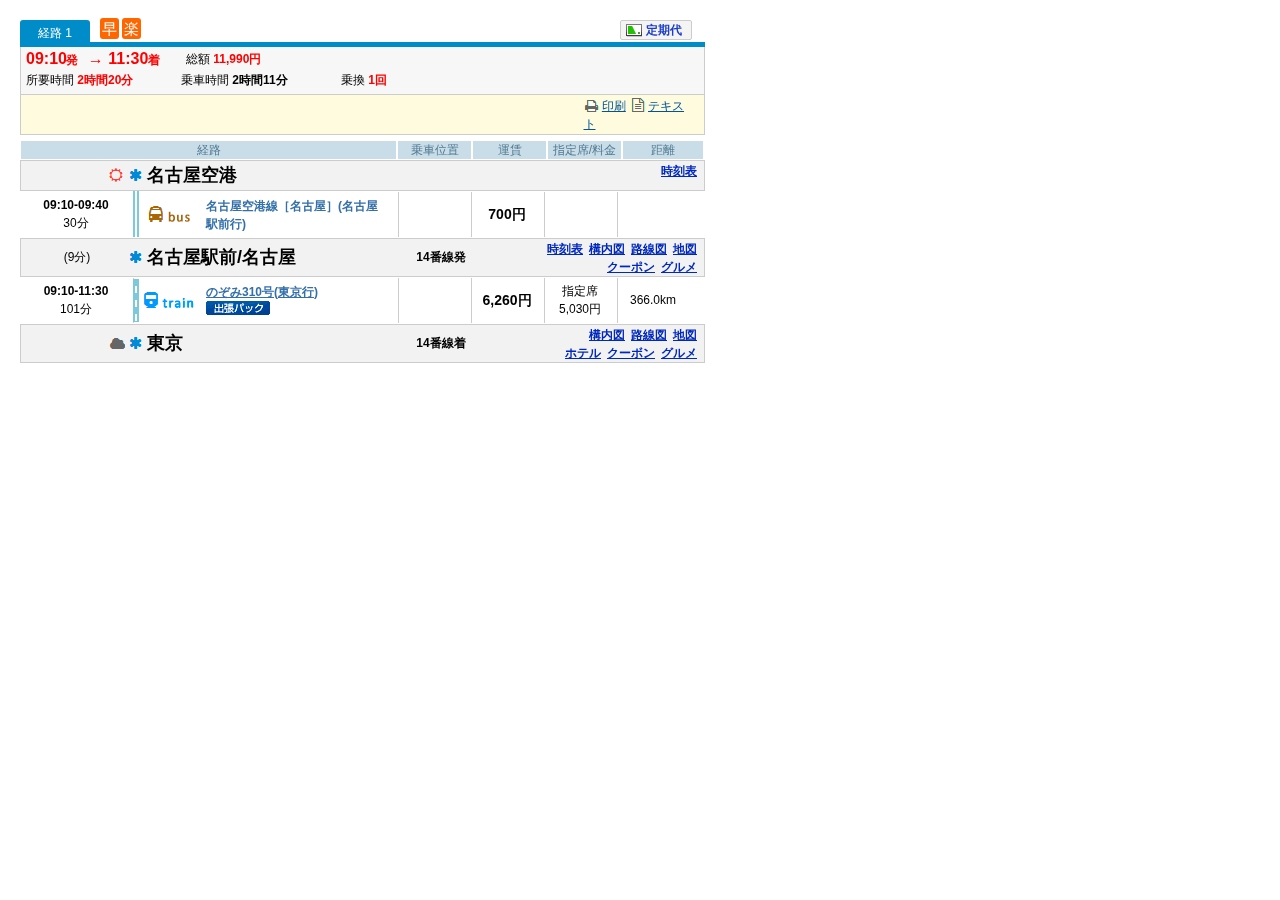
<file: 实验七/2020212205076 安丽娜/index.html>
<!DOCTYPE html>
<html>
    <head>
        <meta charset="utf-8">
        <meta http-equiv="X-UA-Compatible" content="IE=edge,chrome=1">
        <title>实验7</title>
        <link rel="stylesheet" href="css/one-debug.css">
        <link rel="stylesheet" href="css/index.css">
        
    </head>
    <body>
        <header id="header" class="">
            <div class="m-tl ui-grid-row">
                <div class="m-tab ui-grid-2">
                    <span>経路 1</span>
                </div>
                <div class="m-tip ui-grid-13">
                    <span>早</span>
                    <span>楽</span>
                </div>
                <div class="m-fun ui-grid-2">
                    <img src="img/img.gif">
                    <span>定期代</span>
                </div>
            </div>
            <div class="m-bd">
                <div class="m-time ui-grid-row">
                    <div class="m-t ui-grid-4">
                        <span class="red bold">09:10</span>
                        <span class="red bold m-thin">発</span>
                        <span class="red bold"> → </span>
                        <span class="red bold">11:30</span>
                        <span class="red bold m-thin">着</span>
                        
                    </div>
                    
                    <div class="m-l ui-grid-5">
                        <span>総額</span>
                        <span class="red bold">11,990円</span>
                    </div>
                </div>
                <div class="m-detail ui-grid-row">
                    <div class="m-t ui-grid-4">
                        <span class="mgl5">所要時間</span>
                        <span class="red bold">2時間20分</span>
                        
                    </div>
                    
                    <div class="m-l ui-grid-4">
                        <span>乗車時間</span>
                        <span class="bold">2時間11分</span>
                    </div>
                    <div class="m-t ui-grid-4">
                        <span>乗換</span>
                        <span class="red bold">1回</span>
                        
                    </div>
                </div>
            </div>
            <div class="m-tail ui-grid-row">
                <div class="ui-grid-14"></div>
                <div class="ui-grid-3">
                    <img src="img/img_3.gif">
                    <span class="underline">印刷</span>
                    <img src="img/img_4.gif">
                    <span class="underline">テキスト</span>
                </div>
            </div>
        </header>
        <body>
            <div class="m-head ui-grid-row">
                <div class="ui-grid-10">
                    <span>経路</span>
                </div>
                <div class="ui-grid-2">
                    <span>乗車位置</span>
                </div>
                <div class="ui-grid-2">
                    <span>運賃</span>
                </div>
                <div class="ui-grid-2">
                    <span>指定席/料金</span>
                </div>
                <div class="ui-grid-2 m-resize">
                    <span>距離</span>
                </div>
            </div>
            <div class="m-location ui-grid-row">
                <div class="ui-grid-3"></div>
                <div class="m-place m-cl ui-grid-7">
                    <img class="m-sun" src="img/img_1.gif">
                    <img class="m-snow" src="img/img_2.gif">
                    <span>名古屋空港</span>
                </div>
                <div class="ui-grid-2"></div>
                <div class="ui-grid-1"></div>
                <div class="m-detail ui-grid-5">
                    <span>時刻表</span>
                </div>
                
            </div>
            <div class="m-way ui-grid-row">
                <div class="ui-grid-3 m-time">
                    <span class="bold">09:10-09:40</span>
                    <span>30分</span>
                    <img class="m-img" src="img/img_9.gif">
                </div>
                <div class="m-c ui-grid-2">
                    <img src="img/img_5.gif">
                </div>
                <div class="m-move blue bold ui-grid-5">
                    
                    <span>名古屋空港線［名古屋］(名古屋</span>
                    <span>駅前行)</span>
                </div>
                <div class="ui-grid-2"></div>
                <div class="m-c bold ui-grid-2">
                    <span class="m-size">700円</span>
                </div>
                <div class="ui-grid-2"></div>
                <div class="ui-grid-2"></div>
            </div>
            <div class="m-location ui-grid-row m-h">
                <div class="m-c ui-grid-3">
                    <span>(9分)</span>
                </div>
                <div class="m-place m-cl ui-grid-7">
                    <img class="m-snow" src="img/img_2.gif">
                    <span>名古屋駅前/名古屋</span>
                </div>
                <div class="m-c bold ui-grid-2">
                    <span>14番線発</span>
                </div>
                <div class="ui-grid-1"></div>
                <div class="m-detail ui-grid-5">
                    <span>時刻表</span>
                    <span>構内図</span>
                    <span>路線図</span>
                    <span>地図</span>
                    <span>クーポン</span>
                    <span>グルメ</span>
                </div>
            </div>
            <div class="m-way ui-grid-row">
                <div class="m-time ui-grid-3">
                    <span class="bold">09:10-11:30</span>
                    <span>101分</span>
                    <img class="m-img" src="img/img_10.gif">
                </div>
                <div class="m-c ui-grid-2">
                    <img src="img/img_6.gif">
                </div>
                <div class="m-move bold blue ui-grid-5">
                    
                    <span class="underline">のぞみ310号(東京行)</span>
                    <img src="img/img_8.gif">
                    
                </div>
                <div class="ui-grid-2"></div>
                <div class="m-c bold ui-grid-2">
                    <span class="m-size">6,260円</span>
                </div>
                <div class="m-l ui-grid-2">
                    <span>指定席</span>
                    <span>5,030円</span>
                </div>
                <div class="m-c ui-grid-2">
                    <span>366.0km</span>
                </div>
            </div>
            <div class="m-location ui-grid-row m-h">
                <div class="ui-grid-3"></div>
                <div class="m-place m-cl ui-grid-7">
                    <img class="m-sun" src="img/img_7.gif">
                    <img class="m-snow" src="img/img_2.gif">
                    <span>東京</span>
                </div>
                <div class="m-c bold ui-grid-2">
                    <span>14番線着</span>
                </div>
                <div class="ui-grid-2"></div>
                <div class="m-detail ui-grid-4">
                    <span>構内図</span>
                    <span>路線図</span>
                    <span>地図</span>
                    <span>ホテル</span>
                    <span>クーボン</span>
                    <span>グルメ</span>
                </div>
            </div>
        </body>
    </body>
</html>
</file>
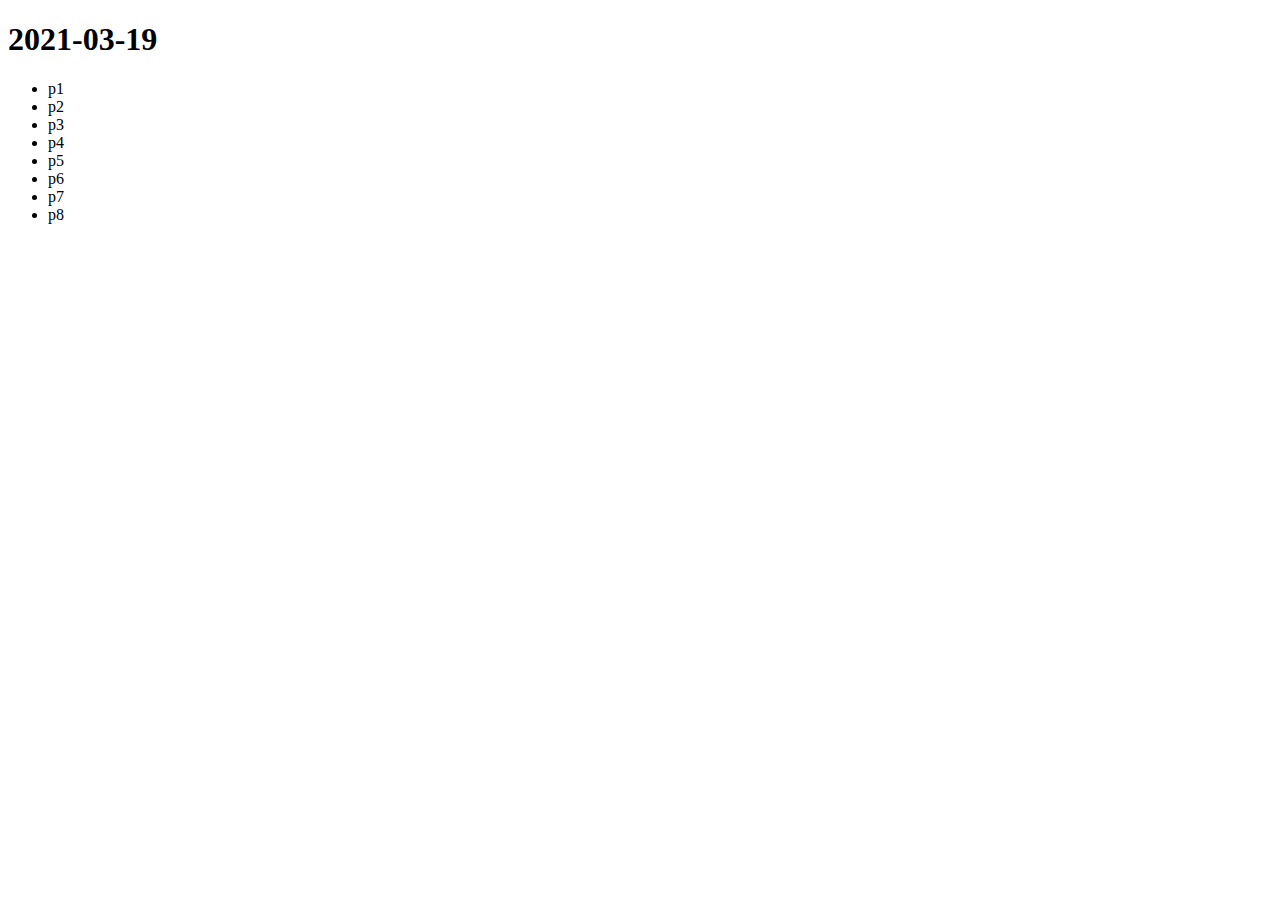
<file: 实验三/2020212205076  安丽娜/index.html>
<!DOCTYPE html>
<html>
    <head>
        <meta charset="utf-8">
        <meta http-equiv="X-UA-Compatible" content="IE=edge,chrome=1">
        <title>实验3</title>
        <link rel="stylesheet" href="css/index.css">
    </head>
    <body>
        <div class="m-box">
            <h1>2021-03-19</h1>
            <ul>
                <li class="m-item" id="p1" >p1</li>
                <li class="m-item">p2</li>
                <li class="m-item">p3</li>
                <li class="m-item">p4</li>
                <li class="m-item">p5</li>
                <li class="m-item">p6</li>
                <li class="m-item">p7</li>
                <li class="m-item">p8</li>
            </ul>
        </div>
        <script src="js/index.js"></script>
    </body>
</html>
</file>
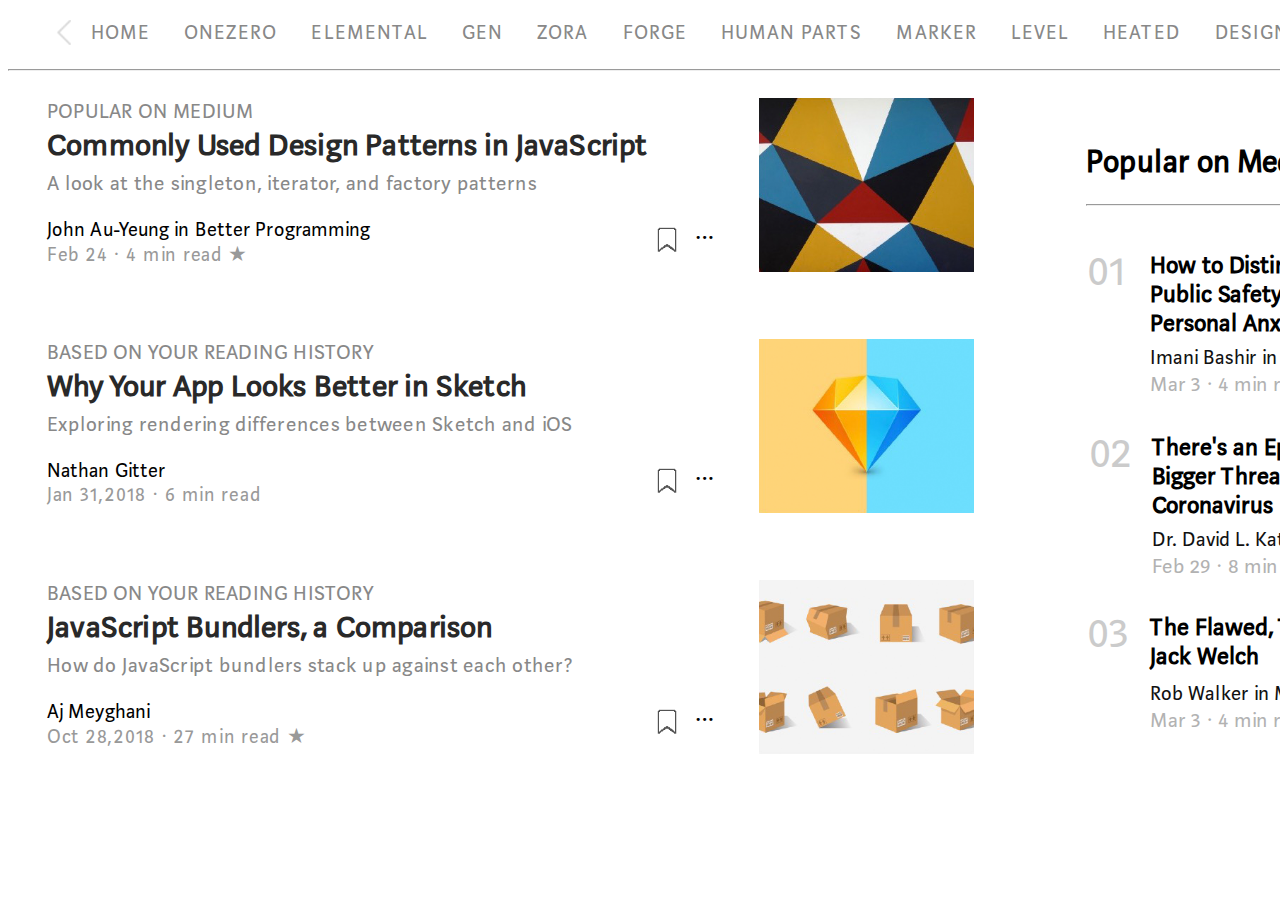
<file: 实验二/2020212205076 安丽娜/index.html>
<!DOCTYPE html>
<html>
<head>
	<meta charset="utf-8">
	<meta http-equiv="X-UA-Compatible" content="IE=edge,chrome=1">
	<title>实验二</title>
	<link rel="stylesheet" href="css/index.css">
</head>
<body>
	<!-- <div class="m-example">	</div> -->

	<div class="g-main">
		<left></left>
		<span>HOME</span>
		<span>ONEZERO</span>
		<span>ELEMENTAL</span>
		<span>GEN</span>
		<span>ZORA</span>
		<span>FORGE</span>
		<span>HUMAN PARTS</span>
		<span>MARKER</span>
		<span>LEVEL</span>
		<span>HEATED</span>
		<span>DESIGN</span>
		<span>MC</span>
		<right></right>
		<hr>
	</div>

	<div class="item">

		<div class="item-first">
			<span id="classification">POPULAR ON MEDIUM</span>
			<span id="topic">Commonly Used Design Patterns in JavaScript</span>
			<span id="abstract">A look at the singleton, iterator, and factory patterns</span>
			<span id="copyright">John Au-Yeung in Better Programming</span>
			<span id="date">Feb 24 · 4 min read ★</span>
			<img src="img/label.png" width="20" alt="" id="label">
			<span id="more">···</span>
			<img src="img/item_img_1.png" width="215" alt="" id="img">
		</div>

		<div class="item-second">
			<span id="classification">BASED ON YOUR READING HISTORY</span>
			<span id="topic">Why Your App Looks Better in Sketch</span>
			<span id="abstract">Exploring rendering differences between Sketch and iOS</span>
			<span id="copyright">Nathan Gitter</span>
			<span id="date">Jan 31,2018 · 6 min read</span>
			<img src="img/label.png" width="20" alt="" id="label">
			<span id="more">···</span>
			<img src="img/item_img_2.png" width="215" alt="" id="img">
		</div>

		<div class="item-third">
			<span id="classification">BASED ON YOUR READING HISTORY</span>
			<span id="topic">JavaScript Bundlers, a Comparison </span>
			<span id="abstract">How do JavaScript bundlers stack up against each other?</span>
			<span id="copyright">Aj Meyghani</span>
			<span id="date">Oct 28,2018 · 27 min read ★</span>
			<img src="img/label.png" width="20" alt="" id="label">
			<span id="more">···</span>
			<img src="img/item_img_3.png" width="215" alt="" id="img">
		</div>

	</div>

	<div class="sidebar">
		<h1>Popular on Medium</h1>
		<hr>
		<div class="sidebar-first">

			<span id="number">01</span>

			<span id="title-1">How to Distinguish Between a</span>
			<span id="title-2">Public Safety Crisis and a</span>
			<span id="title-3">Personal Anxiety</span>

			<span id="source">Imani Bashir in Forge</span>

			<span id="date">Mar 3 · 4 min read ★</span>
		</div>


		<div class="sidebar-second">
			<span id="number">02</span>

			<span id="title-1">There's an Epidemic That's a</span>
			<span id="title-2">Bigger Threat Than the</span>
			<span id="title-3">Coronavirus</span>

			<span id="source">Dr. David L. Katz in Heated</span>

			<span id="date">Feb 29 · 8 min read ★</span>
		</div>


		<div class="sidebar-third">
			<span id="number">03</span>

			<span id="title-1">The Flawed, Twisted Legacy of</span>
			<span id="title-2">Jack Welch</span>

			<div id="adjust">
				<span id="source">Rob Walker in Marker</span>

				<span id="date">Mar 3 · 4 min read ★</span>
			</div>
			
		</div>
	</div>

</body>
</html>
</file>
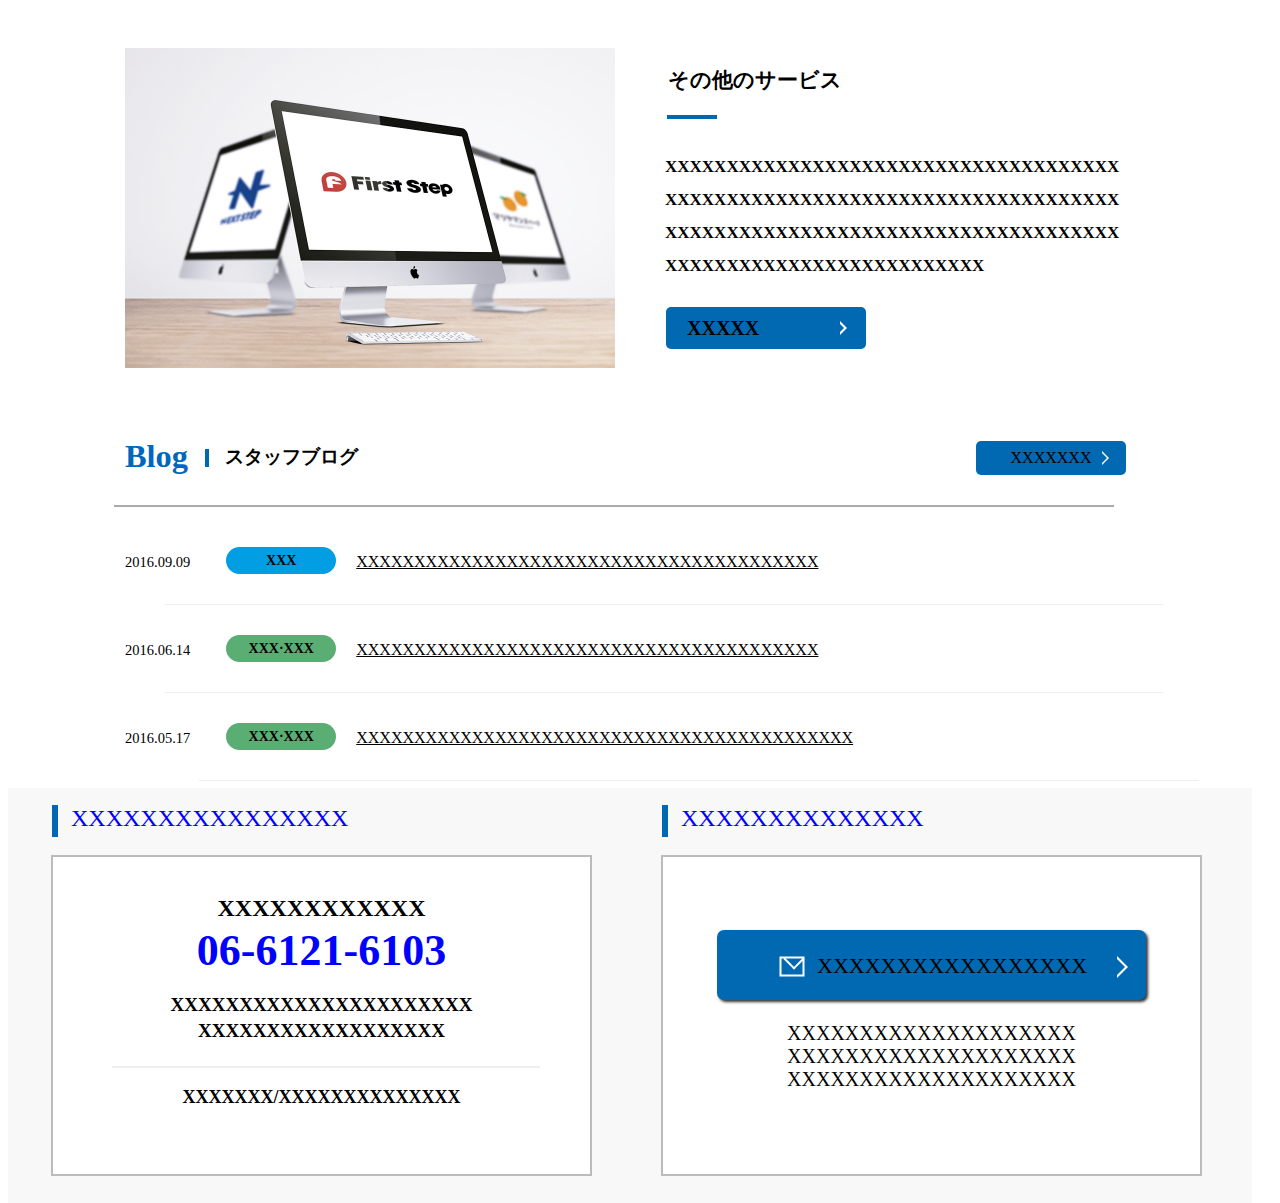
<file: 实验五/2020212205076 安丽娜/index.html>
<!DOCTYPE html>
<html>
    <head>
        <meta charset="utf-8">
        <meta http-equiv="X-UA-Compatible" content="IE=edge,chrome=1">
        <title>实验5</title>
        <link rel="stylesheet" href="css/index.css">
    </head>
    <body>
        <!-- <div class="example"></div> -->
        <div class="all">
            <div class="top">

                <div class="top-img">
                    <img src="img/img_mac.jpg">
                </div>

                <div class="top-content">
                    <div class="top-content-head">
                        <span>その他のサービス</span>
                    </div>
                    <div class="top-content-main">
                        <span>XXXXXXXXXXXXXXXXXXXXXXXXXXXXXXXXXXXXXXXXXXXXXXXXXXXXXXXXXXXXXXXXXXXXXXXXXXXXXXXXXXXXXXXXXXXXXXXXXXXXXXXXXXXXXXXXXXXXXXXXXXXXXXXXXXXXXXXXX</span>
                    </div>
                    <div class="top-content-btn">
                        <div class="top-content-btn-blue">
                            <span>XXXXX</span>
                        </div>
                    </div>
                </div>

                <div class="clear"></div>
                
            </div>

            <div class="middle">
                <div class="middle-head">
                    <span class="middle-head-b">Blog</span>
                    <span class="middle-head-jp">スタッフブログ</span>
                    
                </div>
                <div class="middle-head-btn">XXXXXXX</div>
                <div class="middle-list">
                    <div class="middle-list-div">
                        <div class="middle-list-date">2016.09.09</div>
                        <div class="middle-list-bulebtn">XXX</div>

                        <u class="middle-list-detail">XXXXXXXXXXXXXXXXXXXXXXXXXXXXXXXXXXXXXXXX</u>

                    </div>
                    <div class="middle-list-div">
                        <div class="middle-list-date">2016.06.14</div>
                        <div class="middle-list-greenbtn">XXX·XXX</div>
                        <u class="middle-list-detail">XXXXXXXXXXXXXXXXXXXXXXXXXXXXXXXXXXXXXXXX</u>

                    </div>
                    <div class="middle-list-div">
                        <div class="middle-list-date">2016.05.17</div>
                        <div class="middle-list-greenbtn">XXX·XXX</div>
                        <u class="middle-list-detail">XXXXXXXXXXXXXXXXXXXXXXXXXXXXXXXXXXXXXXXXXXX</u>
                    </div>
                </div>
            </div>

            <div class="bottom">
                <div class="bottom-separate">
                    <div class="bottom-title">XXXXXXXXXXXXXXXX</div>
                    <div class="bottom-content">
                        <div class="bottom-left-title">XXXXXXXXXXXX</div>
                        <div class="bottom-left-tel">06-6121-6103</div>
                        <div class="bottom-left-detail1">XXXXXXXXXXXXXXXXXXXXXX</div>
                        <div class="bottom-left-detail2">XXXXXXXXXXXXXXXXXX</div>
                        <div class="bottom-left-time">XXXXXXX/XXXXXXXXXXXXXX</div>
                    </div>
                </div>
                <div class="bottom-separate">
                    <div class="bottom-title">XXXXXXXXXXXXXX</div>
                    <div class="bottom-content">
                        <div class="bottom-emailbtn">
                            <div class="email-icon">
                                <i></i>
                            </div>
                            <span>XXXXXXXXXXXXXXXXX</span>
                        </div>
                        <div class="bottom-right">XXXXXXXXXXXXXXXXXXXXXXXXXXXXXXXXXXXXXXXXXXXXXXXXXXXXXXXXXXXX</div>
                    </div>
                </div>
            </div>
        </div>
    </body>
</html>
</file>
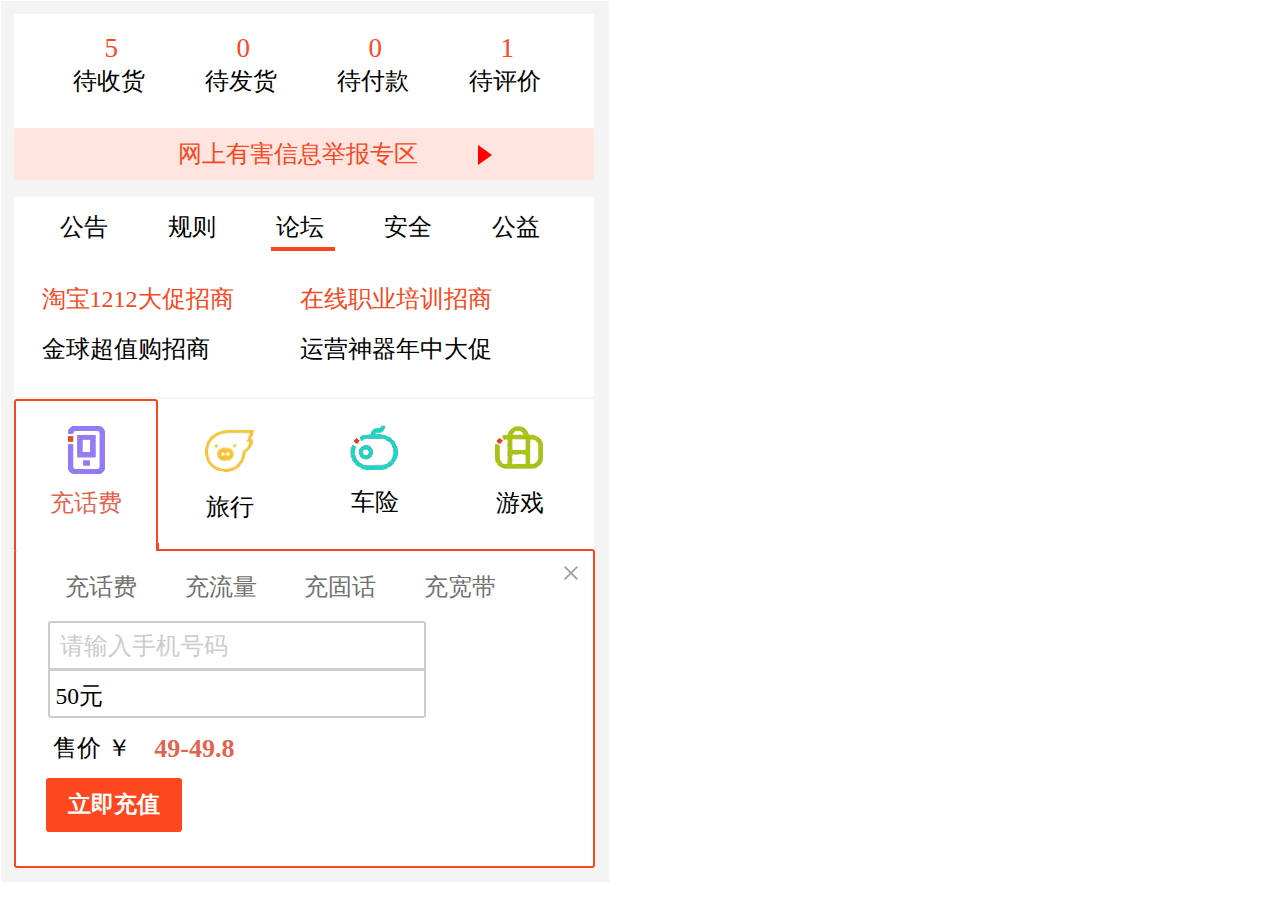
<file: 实验四/2020212205076安丽娜/index.html>
<!DOCTYPE html>
<html>
    <head>
        <meta charset="utf-8">
        <meta http-equiv="X-UA-Compatible" content="IE=edge,chrome=1">
        <title>实验3</title>
        <link rel="stylesheet" href="css/index.css">
    </head>
    <body>
        <div class="total">
            <!-- <div class="example">       </div> -->
            
            <div class="background">
                <div class="top">
                    <div class="top-size top-left">
                        <span class="top-font-1"> 5 </span>
                        <span class="top-font-2"> 待收货 </span>
                    </div>
                    <div class="top-size top-middle">
                        <span class="top-font-1"> 0 </span>
                        <span class="top-font-2"> 待发货 </span>
                    </div>
                    <div class="top-size top-middle">
                        <span class="top-font-1"> 0 </span>
                        <span class="top-font-2"> 待付款 </span>
                    </div>
                    <div class="top-size top-right">
                        <span class="top-font-1"> 1 </span>
                        <span class="top-font-2"> 待评价 </span>
                    </div>
                </div>
                <div class="insert">
                    <span class="insert-font">网上有害信息举报专区</span>
                    <div class="triangle"></div>
                </div>
                <div class="middle">
                    <div class="middle-nav">
                        <div class="middle-nav-item">
                            <span class="middle-nav-item-font"> 公告 </span>
                        </div>
                        <div class="middle-nav-item">
                            <span class="middle-nav-item-font"> 规则 </span>
                        </div>
                        <div class="middle-nav-item">
                            <span class="middle-nav-item-font"> 论坛 </span>
                            <div class="middle-nav-item-line"></div>
                        </div>
                        <div class="middle-nav-item">
                            <span class="middle-nav-item-font"> 安全 </span>
                        </div>
                        <div class="middle-nav-item">
                            <span class="middle-nav-item-font"> 公益 </span>
                        </div>
                    </div>
                    <div class="middle-item">
                        <div class="middle-item-grid middle-item-grid-color"> 淘宝1212大促招商 </div>
                        <div class="middle-item-grid middle-item-grid-color"> 在线职业培训招商 </div>
                        <div class="middle-item-grid"> 金球超值购招商 </div>
                        <div class="middle-item-grid"> 运营神器年中大促 </div>
                    </div>
                </div>
                <div class="empty"></div>
                <div class="model">
                    <div class="guide">
                        <div class="guide-nav guide-nav-border">
                            <div class="guide-nav-phone"></div>
                            <div class="guide-nav-font guide-nav-font-color"> 充话费 </div>
                        </div>
                        <div class="guide-nav">
                            <div class="guide-nav-pig"></div>
                            <div class="guide-nav-font"> 旅行 </div>
                        </div>
                        <div class="guide-nav">
                            <div class="guide-nav-car"></div>
                            <div class="guide-nav-font"> 车险 </div>
                        </div>
                        <div class="guide-nav">
                            <div class="guide-nav-game"></div>
                            <div class="guide-nav-font"> 游戏 </div>
                        </div>
                    </div>
                    <div class="guide-line2"></div>
                    <div class="guide-line"></div>
                    <div class="bottom">
                        <div class="bottom-nav">
                            <div class="bottom-nav-item">
                                <div class="bottom-nav-item-font">充话费</div>
                            </div>
                            <div class="bottom-nav-item">
                                <div class="bottom-nav-item-font">充流量</div>
                            </div>
                            <div class="bottom-nav-item">
                                <div class="bottom-nav-item-font">充固话</div>
                            </div>
                            <div class="bottom-nav-item">
                                <div class="bottom-nav-item-font">充宽带</div>
                            </div>
                            <div class="bottom-nav-cha-position"><b class="bottom-nav-cha"></b></div>
                            
                        </div>
                        <div class="bottom-box">
                            <div class="bottom-box-font">请输入手机号码</div>
                        </div>
                        <div class="bottom-box bottom-box-position">
                            <div class="bottom-box-font bottom-box-font-position">50元</div>
                        </div>
                        <div class="bottom-price">售价 ￥
                            <div class="bottom-price-fact"> 49-49.8</div>
                        </div>
                        <div class="bottom-button"> 立即充值 </div>
                    </div>
                </div>
                
            </div>
            
        </div>
    </body>
</html>
</file>
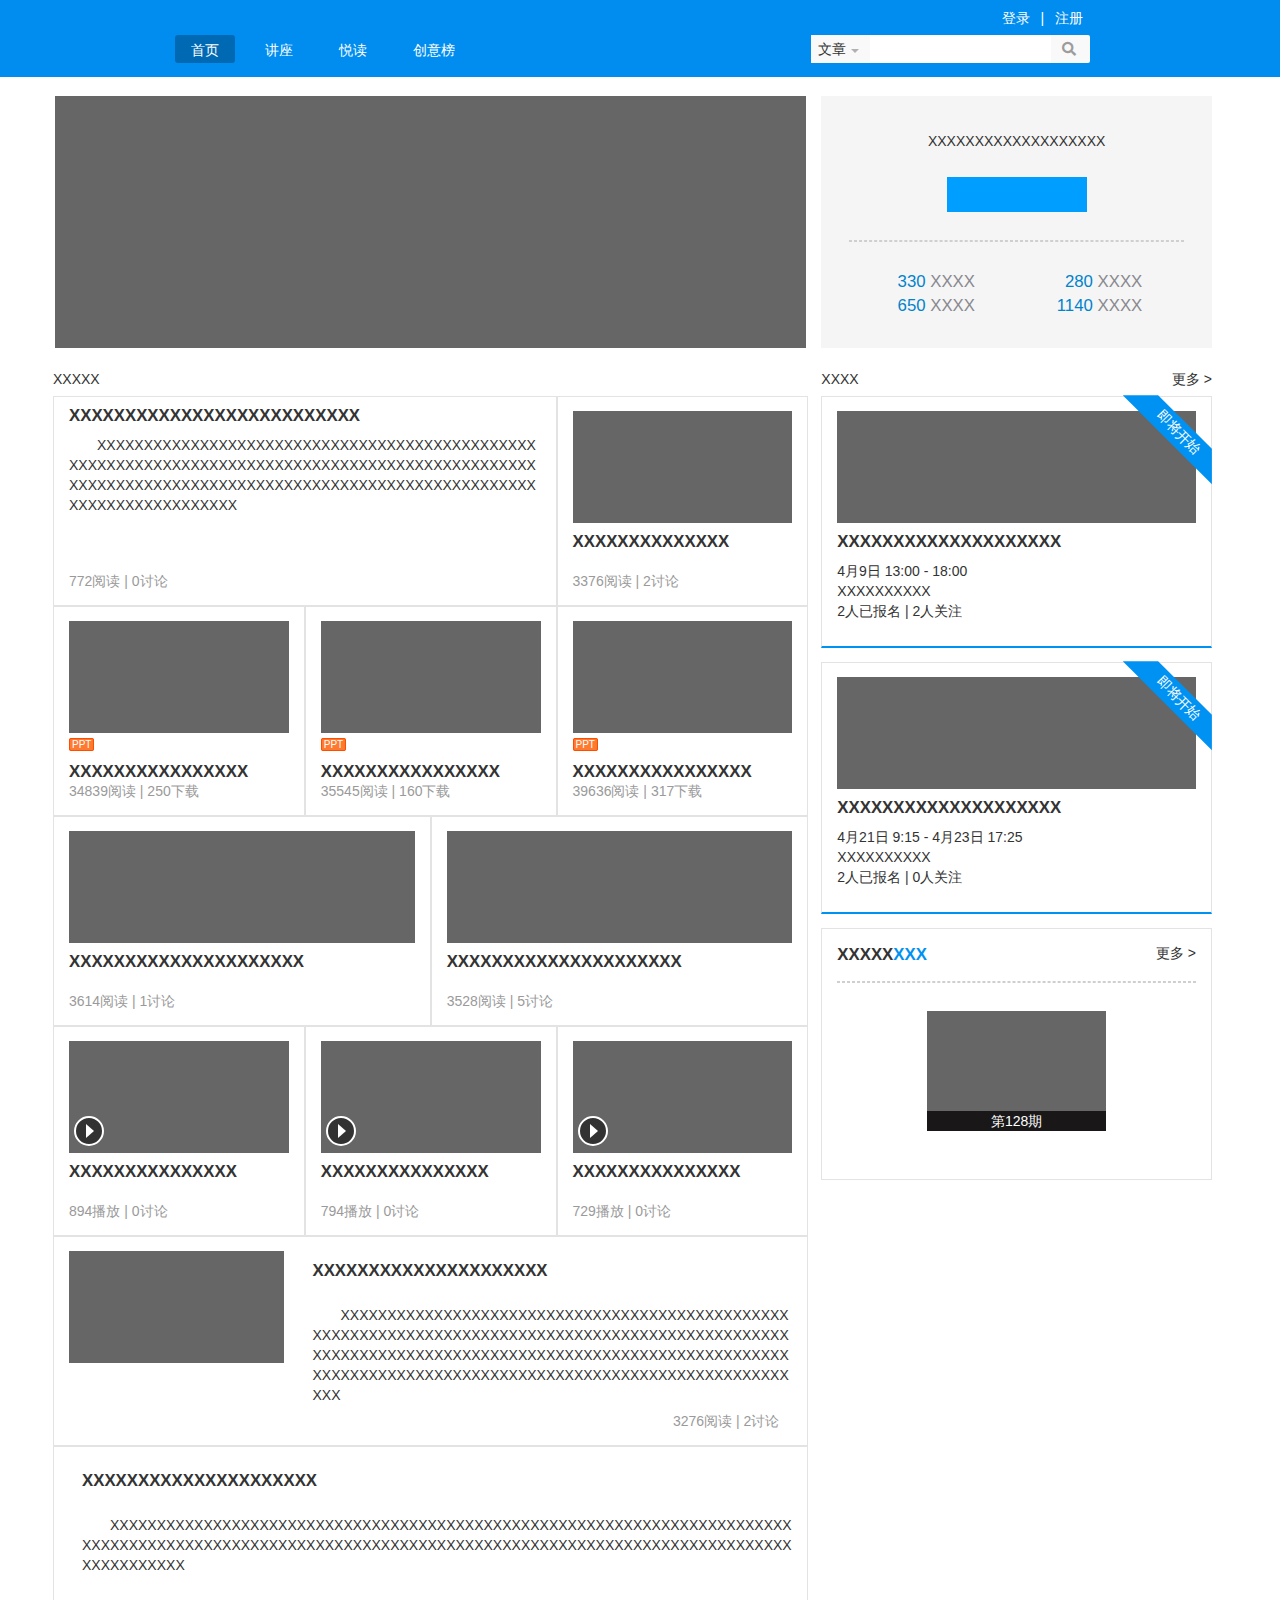
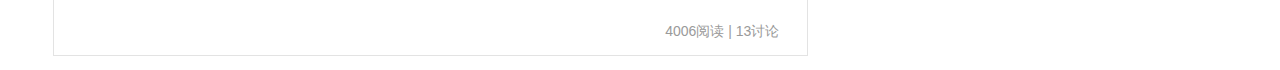
<file: 实验九/2020212205076 安丽娜/desktop/index.html>
<!DOCTYPE html>
<html>
    <head>
        <meta charset="utf-8">
        <meta http-equiv="X-UA-Compatible" content="IE=edge,chrome=1">
        <title>实验9_2019212212193</title>
        <meta name="viewport" content="width=device-width, initial-scale=1.0" />
        <link rel="stylesheet" href="css/bootstrap.min.css" />
        <link rel="stylesheet" href="css/all.min.css" />
        <link rel="stylesheet" href="css/index.css" />
    </head>
    <body>
        <div class="container-fluid m-nav">
            <header class="row">
                <div class="col-xs-12 col-md-12 m-user white">
                    <div>登录</div> | <div>注册</div>
                </div>
                <div class="col-xs-12 col-md-12">
                    <li class="col-xs-1 col-md-1 m-item white">首页</li>
                    <li class="col-xs-1 col-md-1 m-item white">讲座</li>
                    <li class="col-xs-1 col-md-1 m-item white">悦读</li>
                    <li class="col-xs-1 col-md-1 m-item white">创意榜</li>
                    <div class="col-xs-1 col-md-1 m-search flex">
                        <div class="m-select">文章</div>
                        <input type="text" />
                        <i class="fa fa-search grey alignalign-left line-height-2"></i>
                    </div>
                </div>
            </header>
        </div>

        <div class="container m-main">

            <div class="row m-top">
                <div class="col-xs-8 col-md-8 m-left">
                    <div class="b-m-img"></div>
                </div>
                <div class="col-xs-4 col-md-4 m-right">
                    <h5>XXXXXXXXXXXXXXXXXXX</h5>
                    <div class="m-btn"></div>
                    <hr/>
                    <div class="m-num flex">
                        <div class="align-right"><span>330</span> XXXX</div>
                        <div class="align-right"><span>280</span> XXXX</div>
                        <div class="align-right"><span>650</span> XXXX</div>
                        <div class="align-right"><span>1140</span> XXXX</div>
                    </div>
                </div>
            </div>
            
            <div class="row m-content">

                <div class="col-xs-8 col-md-8 m-left">

                    <div class="row">
                        <div class="m-title">XXXXX</div>
                        <div class="col-md-8 m-box">
                            <h5>XXXXXXXXXXXXXXXXXXXXXXXXXX</h5>
                            <p class="indent">
                                XXXXXXXXXXXXXXXXXXXXXXXXXXXXXXXXXXXXXXXXXXXXXXXXXXXXXXXXXXXXXXXXXXXXXXXXXXXXXXXXXXXXXXXXXXXXXXXXXXXXXXXXXXXXXXXXXXXXXXXXXXXXXXXXXXXXXXXXXXXXXXXXXXXXXXXXXXXXXXXXXXXXX
                            </p>
                            <div class="m-num">772阅读 | 0讨论</div>
                        </div>
                        <div class="col-md-4 m-box">
                            <div class="m-img"></div>
                            <h5>XXXXXXXXXXXXXX</h5>
                            <div class="m-num">3376阅读 | 2讨论</div>
                        </div>
                    </div>

                    <div class="row">
                        <div class="col-md-4 m-box">
                            <div class="m-img"></div>
                            <span class="m-ppt">PPT</span>
                            <h5>XXXXXXXXXXXXXXXX</h5>
                            <div class="m-num">34839阅读 | 250下载</div>
                        </div>
                        <div class="col-md-4 m-box">
                            <div class="m-img"></div>
                            <span class="m-ppt">PPT</span>
                            <h5>XXXXXXXXXXXXXXXX</h5>
                            <div class="m-num">35545阅读 | 160下载</div>
                        </div>
                        <div class="col-md-4 m-box">
                            <div class="m-img"></div>
                            <span class="m-ppt">PPT</span>
                            <h5>XXXXXXXXXXXXXXXX</h5>
                            <div class="m-num">39636阅读 | 317下载</div>
                        </div>
                    </div>

                    <div class="row">
                        <div class="col-md-6 m-box">
                            <div class="m-img"></div>
                            <h5>XXXXXXXXXXXXXXXXXXXXX</h5>
                            <div class="m-num">3614阅读 | 1讨论</div>
                        </div>
                        <div class="col-md-6 m-box">
                            <div class="m-img"></div>
                            <h5>XXXXXXXXXXXXXXXXXXXXX</h5>
                            <div class="m-num">3528阅读 | 5讨论</div>
                        </div>
                    </div>

                    <div class="row">
                        <div class="col-md-4 m-box">
                            <div class="m-img play"></div>
                            <h5>XXXXXXXXXXXXXXX</h5>
                            <div class="m-num">894播放 | 0讨论</div>
                        </div>
                        <div class="col-md-4 m-box">
                            <div class="m-img play"></div>
                            <h5>XXXXXXXXXXXXXXX</h5>
                            <div class="m-num">794播放 | 0讨论</div>
                        </div>
                        <div class="col-md-4 m-box">
                            <div class="m-img play"></div>
                            <h5>XXXXXXXXXXXXXXX</h5>
                            <div class="m-num">729播放 | 0讨论</div>
                        </div>
                    </div>

                    <div class="row">
                        <div class="col-md-12 m-box flex">
                            <div class="m-img-small"></div>
                            <div class="txt">
                                <h5>XXXXXXXXXXXXXXXXXXXXX</h5>
                                <div class="indent">
                                    [base64]
                                </div>
                                <div class="m-num float-right">3276阅读 | 2讨论</div>
                            </div>
                        </div>
                    </div>

                    <div class="row">
                        <div class="col-md-12 m-box padding-left-0">
                            <div class="txt">
                                <h5>XXXXXXXXXXXXXXXXXXXXX</h5>
                                <div class="indent">
                                    XXXXXXXXXXXXXXXXXXXXXXXXXXXXXXXXXXXXXXXXXXXXXXXXXXXXXXXXXXXXXXXXXXXXXXXXXXXXXXXXXXXXXXXXXXXXXXXXXXXXXXXXXXXXXXXXXXXXXXXXXXXXXXXXXXXXXXXXXXXXXXXXXXXXXXXXXXXXXXXX
                                </div>
                                <div class="m-num float-right">4006阅读 | 13讨论</div>
                            </div>
                        </div>
                    </div>

                </div>

                <div class="col-xs-4 col-md-4 m-right">

                    <div class="m-title">
                        XXXX
                        <span class="float-right">更多 ></span>
                    </div>

                    <div class="col-xs-12 col-md-12 m-box " id="bl">
                        <div class="m-img m-ppt"></div>
                        <h5>XXXXXXXXXXXXXXXXXXXX</h5>
                        <div>4月9日 13:00 - 18:00</div>
                        <div>XXXXXXXXXX</div>
                        <div>2人已报名 | 2人关注</div>
                    </div>

                    <div class="col-xs-12 col-md-12 m-box" id="bl">
                        <div class="m-img m-ppt"></div>
                        <h5>XXXXXXXXXXXXXXXXXXXX</h5>
                        <div>4月21日 9:15 - 4月23日 17:25</div>
                        <div>XXXXXXXXXX</div>
                        <div>2人已报名 | 0人关注</div>
                    </div>

                    <div class="col-xs-12 col-md-12 m-box">
                        <div class="m-title">
                            <span class="m-titlefont">XXXXX<em class="font-blue">XXX</em></span>
                            <span class="float-right">更多 ></span>
                        </div>
                        <hr/>
                        <div class="m-img m-img-small"></div>
                    </div>

                </div>

            </div>
        </div>
    </body>
</html>
</file>
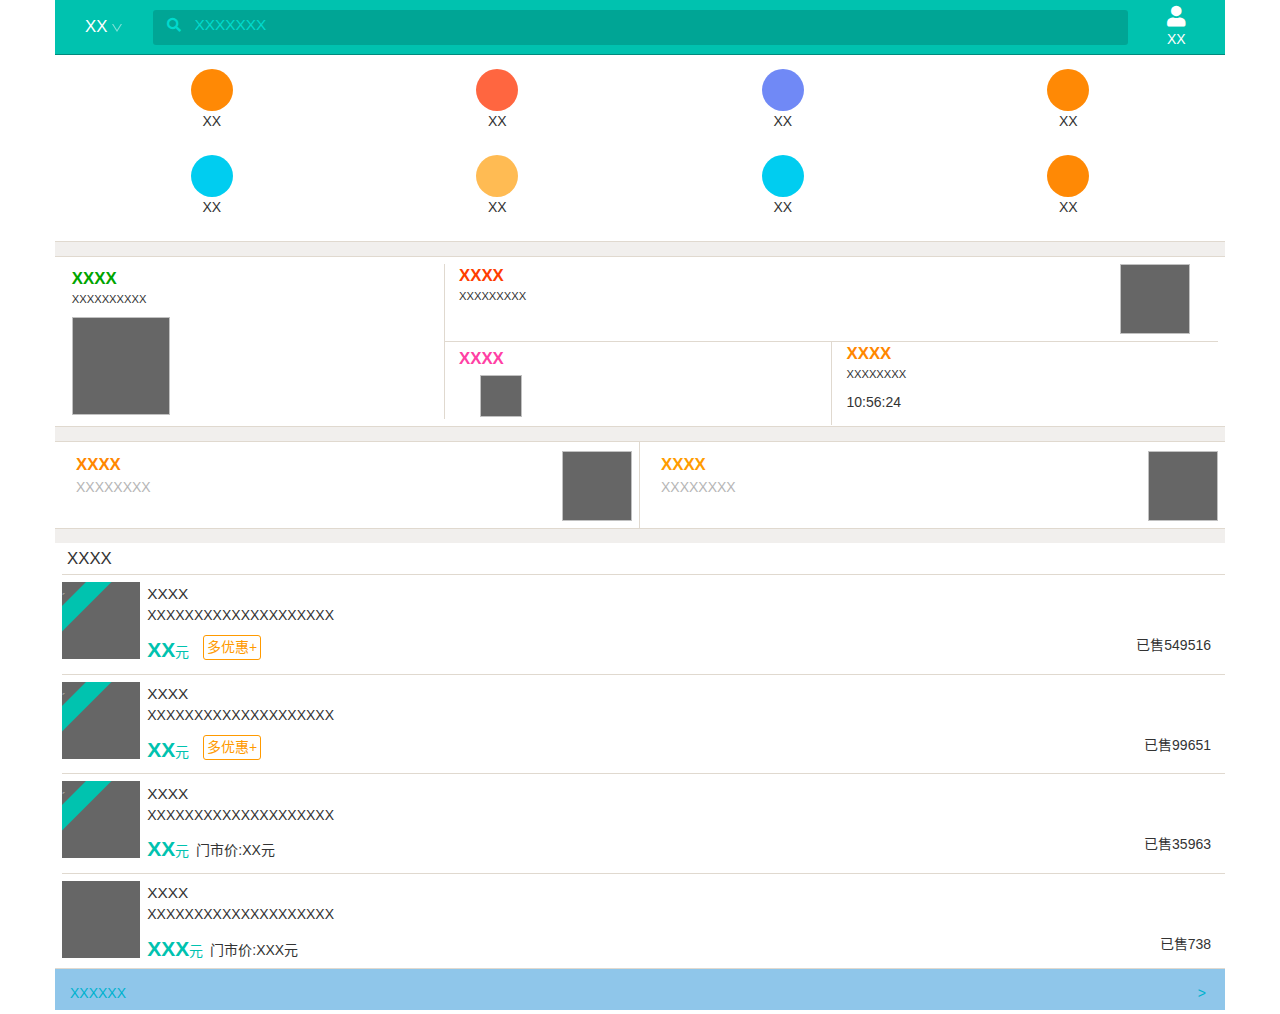
<file: 实验九/2020212205076 安丽娜/moblie/index.html>
<!DOCTYPE html>
<html lang="zh-CN">
    <head>
        <meta charset="utf-8">
        <meta http-equiv="X-UA-Compatible" content="IE=edge,chrome=1">
        <title>实验9_2019212212193</title>
        <meta name="viewport" content="width=device-width, initial-scale=1" />
        <title>Bootstrap</title>
        <link rel="stylesheet" href="css/bootstrap.min.css"/>
        <link rel="stylesheet" href="css/all.min.css"/>
        <link rel="stylesheet" href="css/style-mobile.css"/>
    </head>
    <body>
        <div class="container main">
            <header class="row font-white">
                <div class="col-xs-2 col-sm-1 col-md-1 h-loc">
                    <div>XX</div>
                    <div class="arrow-down"></div>
                </div>
                <div class="col-xs-8 col-sm-10 col-md-10 h-search">
                    <i class="fa fa-search"></i>
                    <input placeholder="XXXXXXX"></input>
                </div>
                <div class="col-xs-2 col-sm-1 col-md-1 h-user">
                    <i class="fas fa-user"></i>
                    <div>XX</div>
                </div>
            </header>
            <div class="row m-nav">
                <li class="col-xs-3">
                    <div class="m-round orange"></div>
                    <p>XX</p>
                </li>
                <li class="col-xs-3">
                    <div class="m-round pink-orange"></div>
                    <p>XX</p>
                </li>
                <li class="col-xs-3">
                    <div class="m-round purple"></div>
                    <p>XX</p>
                </li>
                <li class="col-xs-3">
                    <div class="m-round orange"></div>
                    <p>XX</p>
                </li>
                <li class="col-xs-3">
                    <div class="m-round blue"></div>
                    <p>XX</p>
                </li>
                <li class="col-xs-3">
                    <div class="m-round yellow"></div>
                    <p>XX</p>
                </li>
                <li class="col-xs-3">
                    <div class="m-round blue"></div>
                    <p>XX</p>
                </li>
                <li class="col-xs-3">
                    <div class="m-round orange"></div>
                    <p>XX</p>
                </li>
            </div>
            <div class="row m-top">
                <div class="col-xs-4 m-left">
                    <em>XXXX</em>
                    <p>XXXXXXXXXX</p>
                    <div class="img"></div>
                </div>
                <div class="col-xs-8 m-right">
                    <div class="col-xs-12 m-right-top">
                        <em>XXXX</em>
                        <p>XXXXXXXXX</p>
                        <div class="img"></div>
                    </div>
                    <div class="col-xs-6 m-right-bottom-left">
                        <em class="pink">XXXX</em>
                        <div class="img"></div>
                    </div>
                    <div class="col-xs-6 m-right-bottom-right">
                        <em class="orange">XXXX</em>
                        <p>XXXXXXXX</p>
                        <div class="time">
                            <span class="hour">10</span>:<span class="minute">56</span>:<span class="second">24</span>
                    </div>
                </div>
            </div>
        </div>
        <div class="row m-middle">
            <div class="col-xs-6 m-left">
                <div>
                    <em class="orange">XXXX</em>
                    <p>XXXXXXXX</p>
                </div>
                <div class="img"></div>
            </div>
            <div class="col-xs-6 m-right">
                <div>
                    <em class="yellow">XXXX</em>
                    <p>XXXXXXXX</p>
                </div>
                <div class="img"></div>
            </div>
        </div>
        <ul class="row m-bottom">
            <div class="col-xs-12 title">XXXX</div>
            <li class="col-xs-12">
                <div class="img ap-free"></div>
                <div class="r-col">
                    <div class="li-title">XXXX</div>
                    <div class="li-content">XXXXXXXXXXXXXXXXXXXX</div>
                    <div class="info">
                        <div class="price"><span class="b-font">XX</span>元</div>
                        <div class="tag">多优惠+</div>
                        <div class="expand"></div>
                        <div class="sold">已售549516</div>
                    </div>
                </div>
            </li>
            <li class="col-xs-12">
                <div class="img ap-free"></div>
                <div class="r-col">
                    <div class="li-title">XXXX</div>
                    <div class="li-content">XXXXXXXXXXXXXXXXXXXX</div>
                    <div class="info">
                        <div class="price"><span class="b-font">XX</span>元</div>
                        <div class="tag">多优惠+</div>
                        <div class="expand"></div>
                        <div class="sold">已售99651</div>
                    </div>
                </div>
            </li>
            <li class="col-xs-12">
                <div class="img ap-free"></div>
                <div class="r-col">
                    <div class="li-title">XXXX</div>
                    <div class="li-content">XXXXXXXXXXXXXXXXXXXX</div>
                    <div class="info">
                        <div class="price"><span class="b-font">XX</span>元</div>
                        <div class="market-price">门市价:XX元</div>
                        <div class="expand"></div>
                        <div class="sold">已售35963</div>
                    </div>
                </div>
            </li>
            <li class="col-xs-12">
                <div class="img"></div>
                <div class="r-col">
                    <div class="li-title">XXXX</div>
                    <div class="li-content">XXXXXXXXXXXXXXXXXXXX</div>
                    <div class="info">
                        <div class="price"><span class="b-font">XXX</span>元</div>
                        <div class="market-price">门市价:XXX元</div>
                        <div class="expand"></div>
                        <div class="sold">已售738</div>
                    </div>
                </div>
            </li>

        </ul>
    </div>
    <div class="container more">
        <span>XXXXXX</span>
        <a>></a>
    </div>
</body>
</html>
</file>
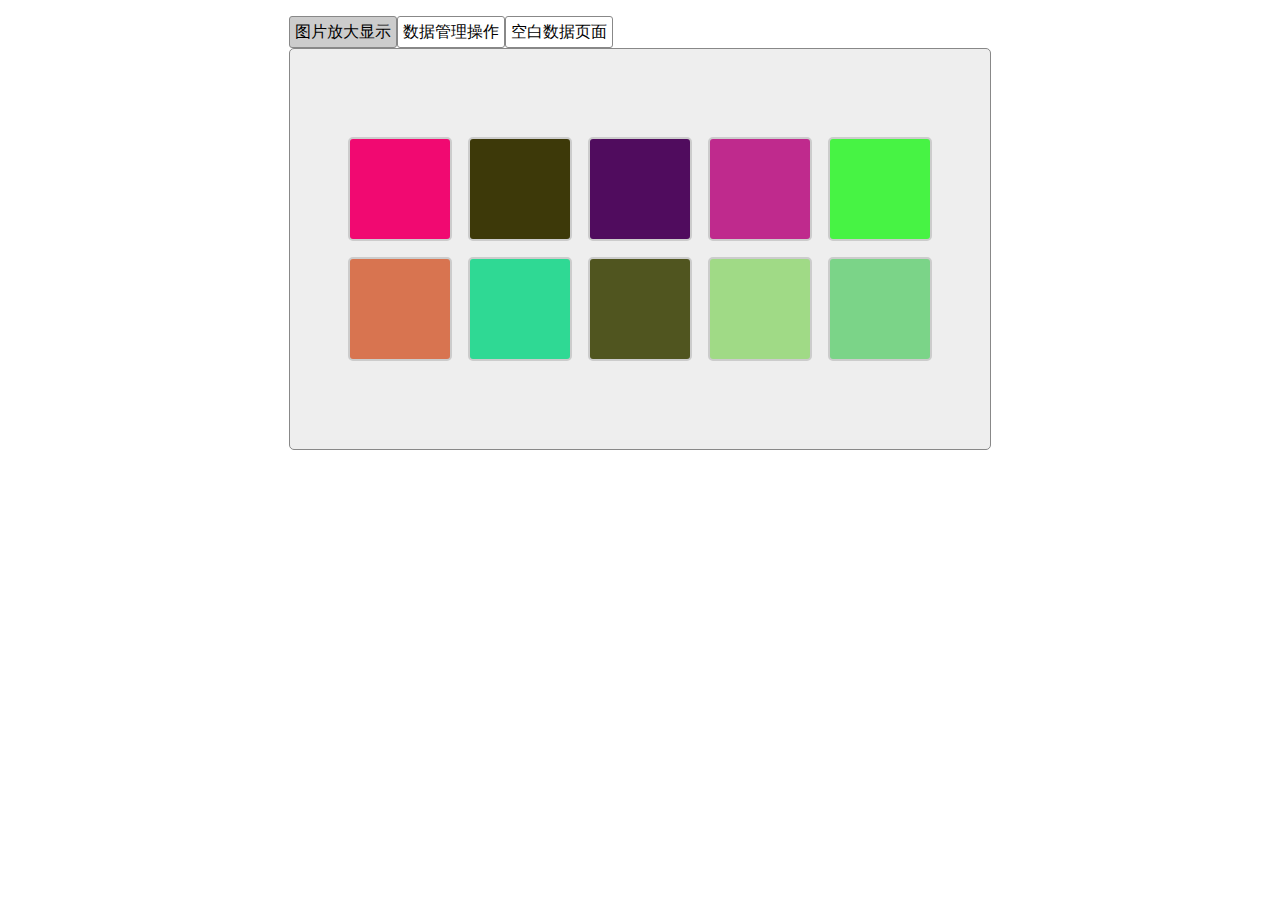
<file: 实验八/2020212205076 安丽娜/JQuery版本/index.html>
<!DOCTYPE html>
<html>
    <head>
        <meta charset="utf-8">
        <meta http-equiv="X-UA-Compatible" content="IE=edge,chrome=1">
        <title>实验8</title>
        <link rel="stylesheet" href="css/index.css">
    </head>
    <body>
        <div class="m-switch">
            <div class="m-head">
                <div class="m-page">
                    <span>图片放大显示</span>
                </div>
                <div class="m-page">
                    <span>数据管理操作</span>
                </div>
                <div class="m-page">
                    <span>空白数据页面</span>
                </div>
            </div>
            <div class="m-body">
                <div class="m-content">
                    <div class="m-all">
                        <div class="m-item"></div>
                        <div class="m-item"></div>
                        <div class="m-item"></div>
                        <div class="m-item"></div>
                        <div class="m-item"></div>
                        <div class="m-item"></div>
                        <div class="m-item"></div>
                        <div class="m-item"></div>
                        <div class="m-item"></div>
                        <div class="m-item"></div>
                    </div>
                </div>
                <div class="m-content"><div class="m-data">
                    <div class="m-top">
                        <div class="m-row">
                            <div class="m-id">1</div>
                            <div class="m-delete">delete</div>
                        </div>
                        <div class="m-row">
                            <div class="m-id">2</div>
                            <div class="m-delete">delete</div>
                        </div>
                        <div class="m-row">
                            <div class="m-id">3</div>
                            <div class="m-delete">delete</div>
                        </div>
                    </div>
                    <div class="m-bottom">
                        <button>添加</button>
                    </div>
                    
                </div></div>
                <div class="m-content">空白页面</div>
            </div>
        </div>
        
        <script src="js/jquery-3.6.0.js"></script>
        <script src="js/index.js"></script>
    </body>
</html>
</file>
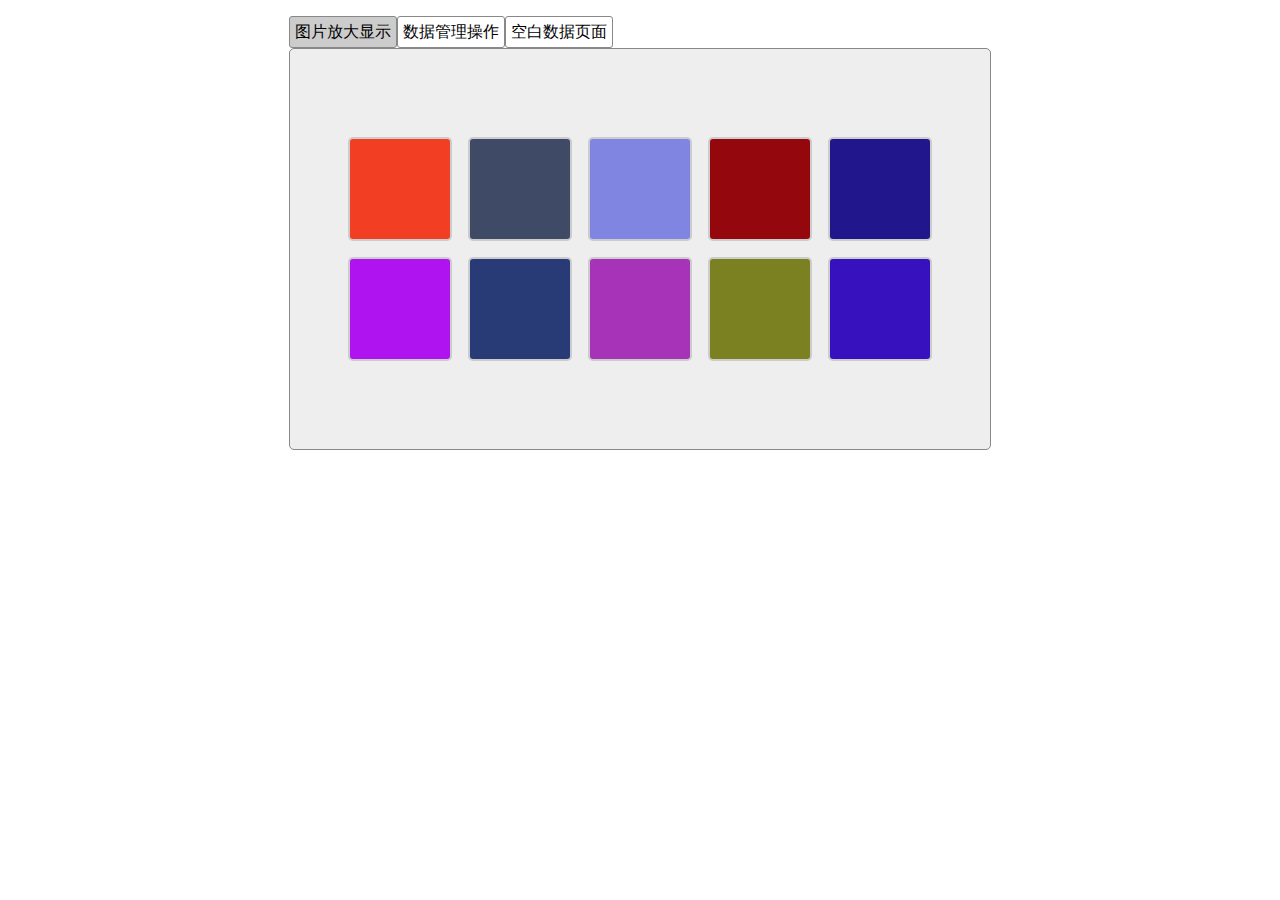
<file: 实验八/2020212205076 安丽娜/非JQuery版本/index.html>
<!DOCTYPE html>
<html>
    <head>
        <meta charset="utf-8">
        <meta http-equiv="X-UA-Compatible" content="IE=edge,chrome=1">
        <title>实验8</title>
        <link rel="stylesheet" href="css/index.css">
    </head>
    <body>
        <div class="m-switch">
            <div class="m-head">
                <div class="m-page">
                    <span>图片放大显示</span>
                </div>
                <div class="m-page">
                    <span>数据管理操作</span>
                </div>
                <div class="m-page">
                    <span>空白数据页面</span>
                </div>
            </div>
            <div class="m-body">
                <div class="m-content">
                    <div class="m-all">
                        <div class="m-item"></div>
                        <div class="m-item"></div>
                        <div class="m-item"></div>
                        <div class="m-item"></div>
                        <div class="m-item"></div>
                        <div class="m-item"></div>
                        <div class="m-item"></div>
                        <div class="m-item"></div>
                        <div class="m-item"></div>
                        <div class="m-item"></div>
                    </div>
                </div>
                <div class="m-content"><div class="m-data">
                    <div class="m-top">
                        <div class="m-row">
                            <div class="m-id">1</div>
                            <div class="m-delete">delete</div>
                        </div>
                        <div class="m-row">
                            <div class="m-id">2</div>
                            <div class="m-delete">delete</div>
                        </div>
                        <div class="m-row">
                            <div class="m-id">3</div>
                            <div class="m-delete">delete</div>
                        </div>
                    </div>
                    <div class="m-bottom">
                        <button>添加</button>
                    </div>
                    
                </div></div>
                <div class="m-content">空白页面</div>
            </div>
        </div>
        <div class="m-big">
            <div class="m-item" id="big"></div>
        </div>
        <script src="js/jquery-3.6.0.js"></script>
        <script src="js/index.js"></script>
    </body>
</html>
</file>
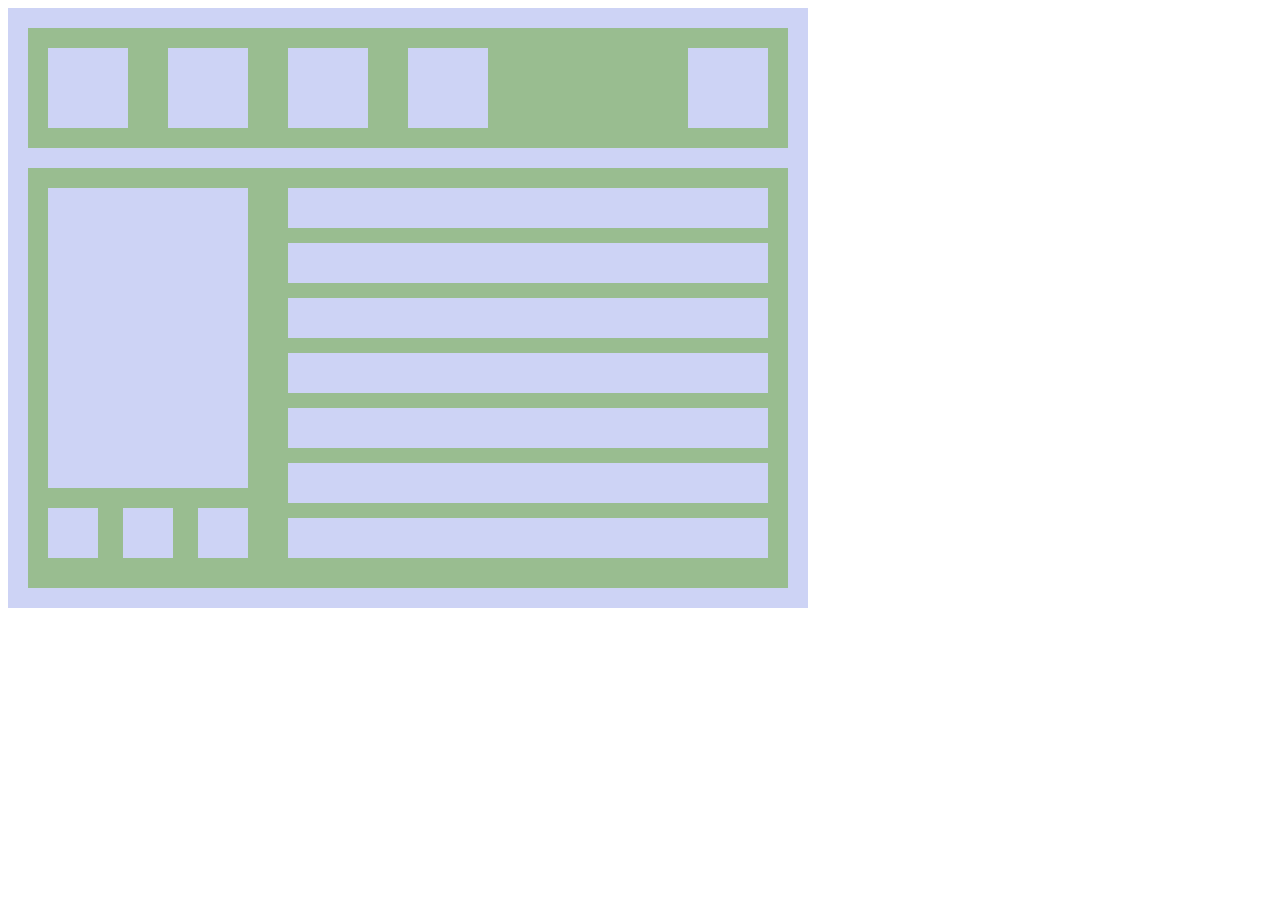
<file: 实验六/2020212205076 安丽娜/练习1/index.html>
<!DOCTYPE html>
<html>
    <head>
        <meta charset="utf-8">
        <meta http-equiv="X-UA-Compatible" content="IE=edge,chrome=1">
        <title>实验六_练习1</title>
        <link rel="stylesheet" href="css/index.css">
    </head>
    <body>
        <!-- <div class="example"></div> -->
        <div class="g-index">
            <div class="g-head">
                <div class="g-left">
                    <div class="g-main"></div>
                    <div class="g-main"></div>
                    <div class="g-main"></div>
                    <div class="g-main"></div>
                </div>
                <div class="g-right">
                    <div class="g-main"></div>
                </div>
            </div>
            <div class="g-body">
                <div class="g-left">
                    <div class="g-img"></div>
                    <div class="bottom">
                        <div class="g-detial"></div>
                        <div class="g-detial"></div>
                        <div class="g-detial"></div>
                    </div>
                    
                </div>
                <div class="g-right">
                    <div class="g-content"></div>
                    <div class="g-content"></div>
                    <div class="g-content"></div>
                    <div class="g-content"></div>
                    <div class="g-content"></div>
                    <div class="g-content"></div>
                    <div class="g-content"></div>
                </div>
            </div>
        </div>
    </body>
</html>
</file>
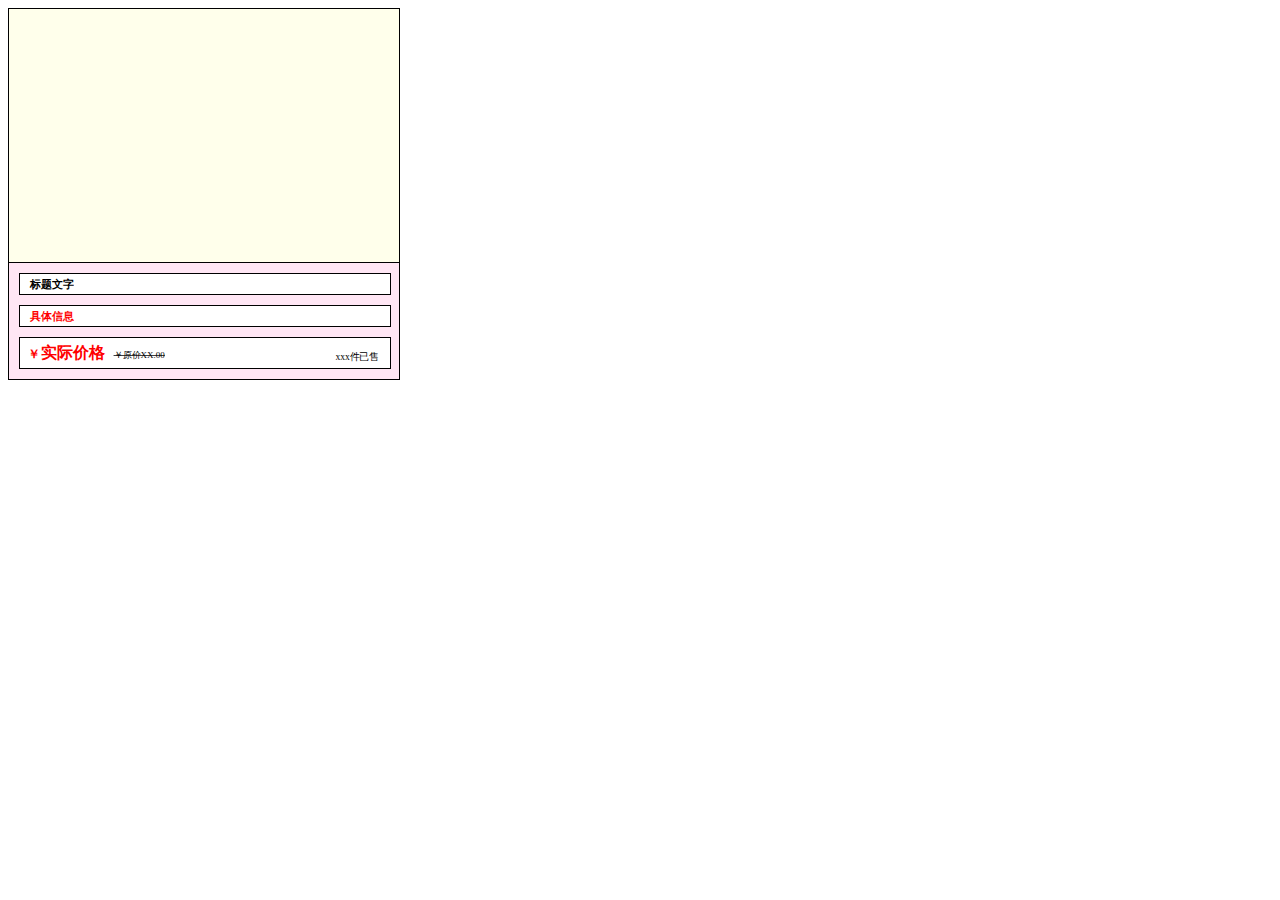
<file: 实验六/2020212205076 安丽娜/练习2/index.html>
<!DOCTYPE html>
<html>
    <head>
        <meta charset="utf-8">
        <meta http-equiv="X-UA-Compatible" content="IE=edge,chrome=1">
        <title>实验六_练习2</title>
        <link rel="stylesheet" href="css/index.css">
    </head>
    <body>
        <div class="g-index">
            <div class="g-box">
                <div class="g-info">
                    <div class="g-title">
                        <span>标题文字</span>
                    </div>
                    <div class="g-detail">
                        <span class="red">具体信息</span>
                    </div>
                    <div class="g-price">
                        <div class="g-left">
                            <div class="red">
                                <span>￥</span>
                                <span class="g-real">实际价格</span>
                            </div>
                            <div class="g-original">
                                ￥原价XX.00
                            </div>
                        </div>
                        <div class="g-right">
                            xxx件已售
                        </div>
                    </div>
                </div>
            </div>
        </div>
    </body>
</html>
</file>
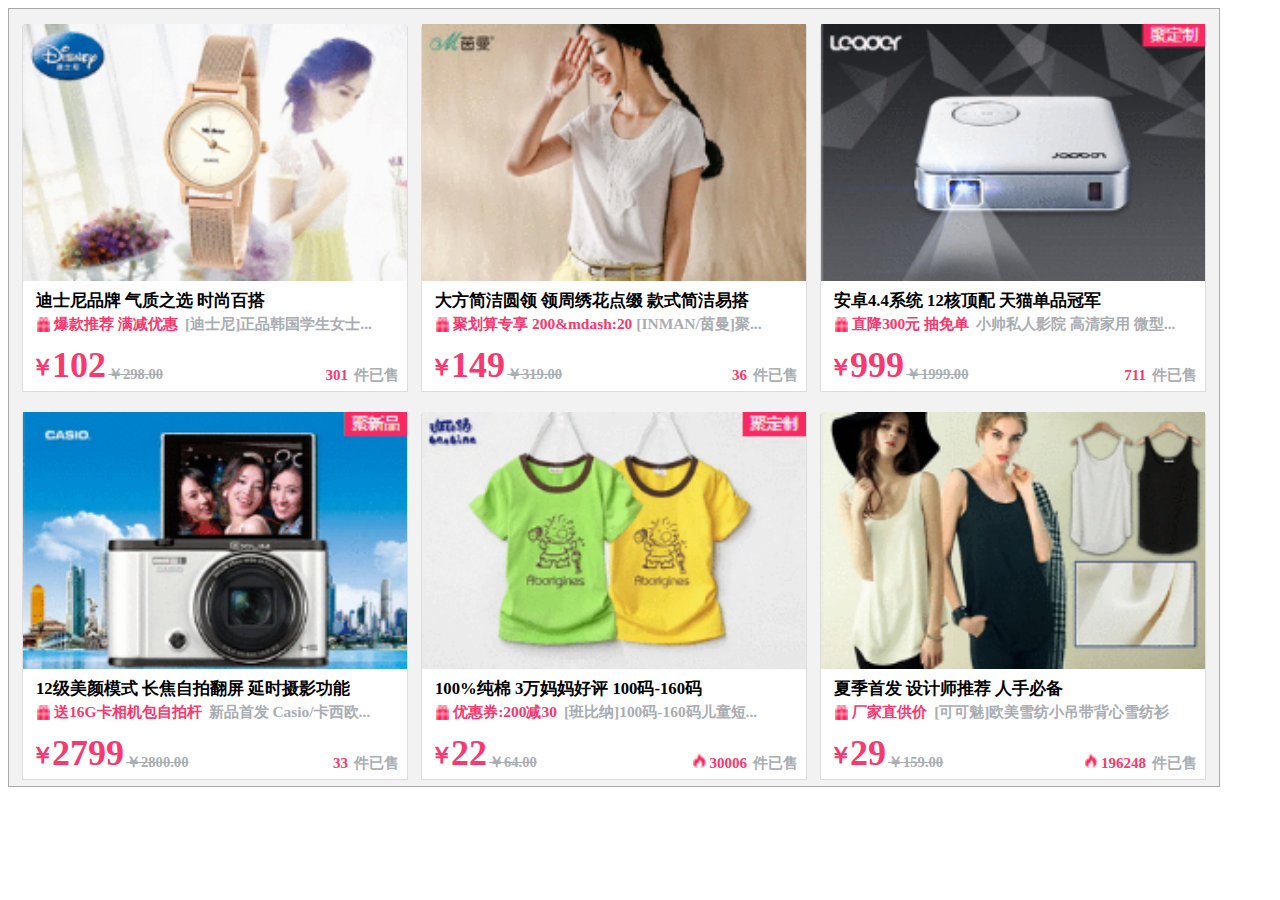
<file: 实验六/2020212205076 安丽娜/练习3/index.html>
<!DOCTYPE html>
<html>
    <head>
        <meta charset="utf-8">
        <meta http-equiv="X-UA-Compatible" content="IE=edge,chrome=1">
        <title>实验六_练习3</title>
        <link rel="stylesheet" href="css/box.css">
        <link rel="stylesheet" href="css/contain.css">
    </head>
    <body>
        <div class="g-index">
            <div class="g-main">
                <div class="g-box">
                    <div class="g-info">
                        <div class="g-title">
                            <span>迪士尼品牌  气质之选  时尚百搭</span>
                        </div>
                        <div class="g-detail">
                            <span class="red">
                                <img src="img/bag.gif" class="bag">爆款推荐 满减优惠
                            </span>
                            <span class="black g-item">[迪士尼]正品韩国学生女士...</span>
                        </div>
                        <div class="g-price">
                            <div class="g-left">
                                <div class="red">
                                    <span class="g-m">￥</span>
                                    <span class="g-real">102</span>
                                </div>
                                <div class="g-original">
                                    ￥298.00
                                </div>
                            </div>
                            <div class="g-right">
                                <span class="red">301</span>
                                <span class="g-f">件已售</span>
                            </div>
                        </div>
                    </div>
                    <img src="img/item1.gif">
                </div>
                <div class="g-box">
                    <div class="g-info">
                        <div class="g-title">
                            <span>大方简洁圆领 领周绣花点缀 款式简洁易搭</span>
                        </div>
                        <div class="g-detail">
                            <span class="red">
                            <img src="img/bag.gif" class="bag">聚划算专享 200&mdash:20</span>
                            <div class="black g-item">[INMAN/茵曼]聚...</div>
                        </div>
                        <div class="g-price">
                            <div class="g-left">
                                <div class="red">
                                    <span class="g-m">￥</span>
                                    <span class="g-real">149</span>
                                </div>
                                <div class="g-original">
                                    ￥319.00
                                </div>
                            </div>
                            <div class="g-right">
                                <span class="red">36</span>
                                <span class="g-f">件已售</span>
                            </div>
                        </div>
                    </div>
                    <img src="img/item2.gif">
                </div>
                <div class="g-box">
                    <div class="g-info">
                        <div class="g-title">
                            <span>安卓4.4系统 12核顶配 天猫单品冠军</span>
                        </div>
                        <div class="g-detail">
                            <span class="red"><img src="img/bag.gif" class="bag">直降300元 抽免单</span>
                            <span class="black g-item">小帅私人影院 高清家用 微型...</span>
                        </div>
                        <div class="g-price">
                            <div class="g-left">
                                <div class="red">
                                    <span class="g-m">￥</span>
                                    <span class="g-real">999</span>
                                </div>
                                <div class="g-original">
                                    ￥1999.00
                                </div>
                            </div>
                            <div class="g-right">
                                <span class="red">711</span>
                                <span class="g-f">件已售</span>
                            </div>
                        </div>
                    </div>
                    <img src="img/item3.gif">
                </div>
                <div class="g-box">
                    <div class="g-info">
                        <div class="g-title">
                            <span>12级美颜模式 长焦自拍翻屏 延时摄影功能</span>
                        </div>
                        <div class="g-detail">
                            <span class="red"><img src="img/bag.gif" class="bag">送16G卡相机包自拍杆</span>
                            <span class="black g-item">新品首发 Casio/卡西欧...</span>
                        </div>
                        <div class="g-price">
                            <div class="g-left">
                                <div class="red">
                                    <span class="g-m">￥</span>
                                    <span class="g-real">2799</span>
                                </div>
                                <div class="g-original">
                                    ￥2800.00
                                </div>
                            </div>
                            <div class="g-right">
                                <span class="red">33</span>
                                <span class="g-f">件已售</span>
                            </div>
                        </div>
                    </div>
                    <img src="img/item4.gif">
                </div>
                <div class="g-box">
                    <div class="g-info">
                        <div class="g-title">
                            <span>100%纯棉 3万妈妈好评 100码-160码</span>
                        </div>
                        <div class="g-detail">
                            <span class="red"><img src="img/bag.gif" class="bag">优惠券:200减30</span>
                            <span class="black g-item">[班比纳]100码-160码儿童短...</span>
                        </div>
                        <div class="g-price">
                            <div class="g-left">
                                <div class="red">
                                    <span class="g-m">￥</span>
                                    <span class="g-real">22</span>
                                </div>
                                <div class="g-original">
                                    ￥64.00
                                </div>
                            </div>
                            <div class="g-right">
                                <span class="red"><img src="img/fire.gif" class="fire">30006</span>
                                <span class="g-f">件已售</span>
                            </div>
                        </div>
                    </div>
                    <img src="img/item5.gif">
                </div>
                <div class="g-box">
                    <div class="g-info">
                        <div class="g-title">
                            <span>夏季首发 设计师推荐 人手必备</span>
                        </div>
                        <div class="g-detail">
                            <span class="red"><img src="img/bag.gif" class="bag">厂家直供价</span>
                            <span class="black g-item">[可可魅]欧美雪纺小吊带背心雪纺衫</span>
                        </div>
                        <div class="g-price">
                            <div class="g-left">
                                <div class="red">
                                    <span class="g-m">￥</span>
                                    <span class="g-real">29</span>
                                </div>
                                <div class="g-original">
                                    ￥159.00
                                </div>
                            </div>
                            <div class="g-right">
                                <span class="red"><img src="img/fire.gif" class="fire">196248</span>
                                <span class="g-f">件已售</span>
                            </div>
                        </div>
                    </div>
                    <img src="img/item6.gif">
                </div>
                
                
                
            </div>
        </div>
        <!-- <div class="example"></div> -->
    </body>
</html>
</file>
<file: 实验七/2020212205076 安丽娜/css/index.css>
@charset "UTF-8";
body { padding: 20px; width: 685px; font-family: "ヒラギノ角ゴ Pro W3", "Hiragino Kaku Gothic Pro", Osaka, "ＭＳ Ｐゴシック", "MS P Gothic", sans-serif; }
.red { color: red; }
.black { color: black; }
.bold { font-weight: bold; }
.blue { color: rgb(51, 111, 169); }
.mgl5 { margin-left: 5px; }
.underline { text-decoration: underline; }
.ui-grid-row { margin-right: 0; }
header .m-tip { margin-bottom: 0; }
header .m-tab span { background: rgb(0, 140, 201); color: #fff; padding: 4px 10px 0; border-radius: 3px 3px 0 0; display: block; text-align: center; }
header .m-tip { margin-bottom: -1px; }
header .m-tl .m-tip span { background: #ff6600; color: #fff; padding: 2px 2px; font-size: 15px; border-radius: 3px; text-align: center; position: relative; bottom: 2px; }
header .m-tl { border-bottom: 5px solid rgb(0, 140, 201); }
header .m-tl .ui-grid-2, .m-tl .ui-grid-14 { margin-bottom: -1px; padding-bottom: 0; }
header .m-tl .m-fun { border-radius: 2px; border: 1.5px solid #ccc; background: rgb(244, 244, 244); }
header .m-tl .m-fun img { margin: 0px 1px 0 5px; position: relative; top: 3px; }
header .m-tl .m-fun span { font-weight: bold; color: rgb(27, 62, 200); }
header .m-bd { border: 1.5px solid #ccc; border-top: 0; background: rgb(247, 247, 247); }
header .m-bd .m-time { }
header .m-bd .m-time div { margin-bottom: 0; }
header .m-bd .m-time .m-t { margin-left: 5px; font-size: 16px; font-weight: bold; margin-bottom: 0; }
header .m-bd .m-time .m-l { line-height: 24px; }
header .m-bd .m-time .m-thin { font-size: 12px; position: relative; right: 5px; }
header .m-bd .m-detail div { margin-bottom: 5px; }
header .m-bd .m-detail { }
header .m-tail { border: 1.5px solid #ccc; border-top: 0; background: rgb(255, 251, 222); margin-bottom: 5px; color: #059; display: flex; justify-content: center; align-items: center; }
header .m-tail div { margin: 1px; }
header .m-tail span { margin-right: 1.5px; }
header .m-tail img { position: relative; top: 2.5px; }
body .m-head { color: rgb(82, 123, 146); }
body .m-head div, .m-location div, .m-way div { margin: 1px; }
body .m-head div { background: rgb(201, 221, 233); display: flex; justify-content: center; align-items: center; }
body .m-head .ui-grid-10 { width: 375px; }
body .m-head .ui-grid-2 { width: 73px; }
body .m-head .m-resize { width: 80px; }
body .m-location { border: 1.5px solid #ccc; background: rgb(242, 242, 242); }
body .m-h div { height: 35px; }
body .m-location .m-detail { display: flex; flex-wrap: wrap; justify-content: flex-end; align-content: space-between; }
body .m-location .m-detail span { margin: 0 3px; text-decoration: underline; color: rgb(0, 40, 189); font-weight: bold; }
body .m-location .m-place { position: relative; font-size: 18px; font-weight: bold; }
body .m-location .m-place .m-snow { position: relative; right: 5px; }
body .m-location .m-place .m-sun { position: absolute; left: -25px; }
body .m-way .m-time { position: relative; display: flex; flex-direction: column; justify-content: center; align-items: center; }
body .m-way .m-time .m-img { position: absolute; right: -8px; }
body .m-c { display: flex; justify-content: center; align-items: center; }
body .m-cl { display: flex; align-items: center; }
body .m-way .m-l { display: flex; flex-direction: column; justify-content: center; align-items: center; }
body .m-way div { height: 45px; }
body .m-way .ui-grid-2 { border-left: 1.5px solid #ccc; }
body .m-way span { display: block; }
body .m-way .m-size { font-size: 14px; }
body .m-way .m-move { position: relative; top: 5px; }
</file>
<file: 实验三/2020212205076  安丽娜/css/index.css>
body {
	display: block;
}
.m-box {
	width: 200px;
}
.fn-active {
	background: #666;
}
</file>
<file: 实验二/2020212205076 安丽娜/css/index.css>
@charset "UTF-8";

@font-face {
  font-family: 'medium-sans-serif-font';
  font-weight: 400;
  font-style: normal;
  src: url('[data-uri]') format('woff');
  unicode-range: U+0-7F,U+A0,U+200A,U+2014,U+2018,U+2019,U+201C,U+201D,U+2022,U+2026;
}

.m-example {
	position: absolute;
	height: 100vh;
	width: 100vw;
	background: no-repeat url('../img/bg.png');
	background-size: contain;
	background-attachment: fixed;
	background-size: 1500px 768px;
	opacity: 0.3; 
}

.g-main {
	position: absolute;
    width: 1500px;
    height: 50px;
    line-height: 50px;
    letter-spacing: 1.053px;

    font-size: 21.2px;
    font-family: 'medium-sans-serif-font';
}
.g-main span {
	text-align: center;
	margin-left: 6.8px;
    margin-right: 21.2px;
    color: #888;
}
.g-main left {
    margin-right: 13px;
    padding-left: 39px;
    padding-right: 24px;
    background-position: right;
    background-image: url('../img/left.png');
    background-repeat: no-repeat;
}
.g-main right {
    padding-left: 14px;
    background-position: left;
    background-image: url('../img/right.png');
    background-repeat: no-repeat;
}

.item {
	position: absolute;

	left: 10px;
	top: 70px;

	width: 1000px;
	height: 710px;

	/*background: rgba(50,50,50,0.5);*/
	font-family: 'medium-sans-serif-font';
}

.sidebar {
	position: absolute;
	left: 1060px;
	top: 120px;

	opacity: 1;
	
	width: 420px;
	height: 650px;

	/*background: rgba(0,0,0,0.3);*/
	font-family: 'medium-sans-serif-font';
}

.item-first {
	position: absolute;
	left: 20px;
	top: 15px;

	/*opacity: 0.4;*/
	/*background: red;*/
	width: 960px;
	height: 200px;
}

.item-second {
	position: absolute;
	left: 20px;
	top: 256px;

	/*opacity: 0.4;*/
	/*background: green;*/
	width: 960px;
	height: 200px;
}


.item-third {
	position: absolute;
	left: 20px;
	top: 497px;

	/*opacity: 0.4;*/
	/*background: blue;*/
	width: 960px;
	height: 200px;
}

.item #classification {
	position: absolute;
	left: 17px;
	top: 13px;

	display: block;
    font-size: 22px;
    letter-spacing: 0.2px;

    color: #888;
}
.item #topic {
	position: absolute;
	left: 17px;
	top: 40px;

	display: block;
    font-size: 33px;
    font-weight: bold;
    letter-spacing: 0.2px;

    color: rgb(41,41,41);

}
.item #abstract {
	position: absolute;
	left: 17px;
	top: 85px;

	display: block;
    font-size: 22px;
    letter-spacing: 0.25px;

    color: #888;
}
.item #copyright {
	position: absolute;
	left: 17px;
	top: 132px;

	display: block;
    font-size: 21px;
    letter-spacing: 0.1px;

    color: black;
}
.item #date {
	position: absolute;
	left: 17px;
	top: 157px;

	display: block;
    font-size: 20.5px;
    letter-spacing: 0.73px;

    color: #999;
}
.item #label {
	position: absolute;
	left: 627px;
	top: 142px;
}
.item #more {
	position: absolute;
	left: 665px;
	top: 142px;

	display: block;
    font-size: 19px;
    font-weight: bold;
    letter-spacing: 0.1px;
}
.item #img {
	position: absolute;
	left: 729px;
	top: 12.7px;
}

.sidebar h1 {
	position: absolute;
	left: 26px;
	top: 0;

	display: block;
    font-size: 33.5px;
    font-weight: bold;
    letter-spacing: 0px;
}
.sidebar hr {
	position: absolute;
	left: 26px;
	top: 76px;

	display: block;
	width: 371px;
}
.sidebar-first {
	position: absolute;
	left: 10px;
	top: 120px;

	/*background: cyan;*/
	width: 395px;
	height: 170px;
}
.sidebar-second {
	position: absolute;
	left: 11.5px;
	top: 302px;

	/*background: magenta;*/
	width: 395px;
	height: 170px;
}
.sidebar-third {
	position: absolute;
	left: 10px;
	top: 482px;

	/*background: yellow;*/
	width: 395px;
	height: 170px;
}
.sidebar #number {
	position: absolute;
	left: 17px;
	top: 4px;

    font-size: 46px;
    opacity: .2;
}
.sidebar #title-1 {
	position: absolute;
	left: 80px;
	top: 10px;

    font-size: 25.5px;
    font-weight: bold;
    /*opacity: .85;*/
}
.sidebar #title-2 {
	position: absolute;
	left: 80px;
	top: 39px;

    font-size: 25.5px;
    font-weight: bold;
    /*opacity: .85;*/
}
.sidebar #title-3 {
	position: absolute;
	left: 80px;
	top: 68px;

    font-size: 25.5px;
    font-weight: bold;
    /*opacity: .85;*/
}
.sidebar #source {
	position: absolute;
	left: 80px;
	top: 105px;


    font-size: 21.5px;
    opacity: .93;
}
.sidebar #date {
	position: absolute;
	left: 80px;
	top: 130px;


    font-size: 22.2px;
    opacity: .75;
    color: #999;
}
.sidebar #adjust {

	position: absolute;
	left: 0;
	top: -26px;

	width: 395px;
	height: 170px;


}
</file>
<file: 实验五/2020212205076 安丽娜/css/index.css>
.example {
	position: absolute;
	top: 0;
	left: 0;
	z-index: -100;
	background-image: url('../img/Example.png');
	background-repeat: no-repeat;
	background-size: contain;
	background-position: center;
	min-width: 1252px;
	min-height: 1204px;
}

.clear {
	clear: both;
}

.top {
	width: 1154px;
	margin: 48px;
}

.top-img {
	float: left;
	margin-left: 69px;
	width: 490px;
	height: 320px;
}

img {
	width: 100%;
}

.top-content {
	float: left;
	width: 460px;
	height: 320px;
	margin: 0 50px;
}

.top-content-head {
	height: 65px;
}

.top-content-head span {
	display: block;
	position: relative;
	left: 3px;
	line-height: 65px;
	font-size: 21.4px;
	font-weight: bolder;
}

.top-content-head:after {
	content: "";
	margin-left: 2px;
	margin-top: 2px;
	position: absolute;
	background-color: #0068b1;
	height: 4px;
	width: 50px;
}

.top-content-main {
	width: 460px;
	height: 170px;
}

.top-content-main span {
	word-break: break-all;
	position: relative;
	top: 37px;
	font-size: 17px;
	font-weight: bolder;
	line-height: 33px;
}

.top-content-btn {
	width: 460px;
	height: 85px;
}

.top-content-btn-blue {
	background: rgb(1, 105, 178);
	position: relative;
	top: 24px;
	left: 1px;
	height: 42px;
	width: 200px;
	border-radius: 5px;
}

.top-content-btn-blue:after, .top-content-btn-blue:before {
	border: 7px solid transparent;
	border-left: 7px solid rgb(1, 105, 178);
	width: 0;
	height: 0;
	position: absolute;
	top: 14px;
	right: 15px;
	content: ' ';
}

.top-content-btn-blue:before {
	border-left-color: #FFF;
	right: 12px;
}

.top-content-btn span {
	position: relative;
	left: 21px;
	line-height: 42px;
	font-size: 20px;
	font-weight: bolder;
}

.middle {
	margin: 0 75px;
	float: left;
	width: 1252px;
	height: 372px;
}

.middle-head {
	float: left;
	width: 893px;
	height: 88px;
}

.middle-head:after {
	content: "";
	margin-left: -244px;
	margin-top: 89px;
	position: absolute;
	background-color: #AAA;
	height: 2px;
	width: 1000px;
}

.middle-head-b {
	line-height: 72px;
	margin-left: 42px;
	font-size: 32.4px;
	font-weight: bolder;
	position: relative;
	top: 4px;
	color: rgb(0, 103, 191);
}

.middle-head-b:after {
	content: "";
	margin-left: 16.5px;
	margin-top: 29px;
	position: absolute;
	background-color: #0068b1;
	height: 18px;
	width: 4px;
}

.middle-head-jp {
	font-weight: bolder;
	line-height: 82px;
	margin-left: 33px;
	font-size: 19px;
}

.middle-head-btn {
	position: relative;
	margin: 25px 0;
	float: left;
	background: rgb(1, 105, 178);
	width: 150px;
	height: 34px;
	border-radius: 5px;
	text-align: center;
	line-height: 34px;
}

.middle-head-btn:after, .middle-head-btn:before {
	border: 7px solid transparent;
	border-left: 7px solid rgb(1, 105, 178);
	width: 0;
	height: 0;
	position: absolute;
	top: 10px;
	right: 12px;
	content: ' ';
}

.middle-head-btn:before {
	border-left-color: #FFF;
	right: 10px;
}

.middle-list {
	float: left;
}

.middle-list-div {
	position: relative;
	top: 15px;
	height: 88px;
	width: 1000px;
}

.middle-list-div:after {
	content: "";
	margin-left: -556px;
	margin-top: 85px;
	position: absolute;
	background-color: rgb(239, 239, 239);
	height: 1px;
	width: 1000px;
}

.middle-list-date {
	float: left;
	position: relative;
	left: 42px;
	display: inline;
	font-size: 14.5px;
	line-height: 86px;
}

.middle-list-bulebtn {
	float: left;
	position: relative;
	left: 78px;
	top: 28px;
	background: rgb(1, 158, 227);
	width: 110px;
	height: 27px;
	border-radius: 14px;
	text-align: center;
	line-height: 27px;
	font-size: 14px;
	font-weight: bolder;
}

.middle-list-greenbtn {
	float: left;
	position: relative;
	left: 78px;
	top: 28px;
	background: rgb(90, 174, 115);
	width: 110px;
	height: 27px;
	border-radius: 14px;
	text-align: center;
	line-height: 27px;
	font-size: 14px;
	font-weight: bolder;
}

.middle-list-detail {
	float: left;
	position: relative;
	left: 98px;
	line-height: 86px;
}

.bottom {
	float: left;
	width: 1244px;
	height: 415px;
	background: rgb(248, 248, 248);
}

.bottom-separate {
	float: left;
	width: 610px;
	height: 415px;
}

.bottom-title {
	position: relative;
	float: left;
	left: 63px;
	top: 14px;
	width: 300px;
	height: 32px;
	line-height: 32px;
	font-size: 24px;
	color: blue;
}

.bottom-content {
	position: relative;
	top: 35px;
	left: 43px;
	float: left;
	background: #FFF;
	border: 2px solid #BBB;
	width: 537px;
	height: 317px;
}

.bottom-content:before {
	content: "";
	margin-left: -1px;
	margin-top: -52px;
	position: absolute;
	background-color: #0068b1;
	height: 32px;
	width: 6px;
}

.bottom-left-title {
	margin-top: 38px;
	font-size: 24px;
	font-weight: bolder;
	width: 537px;
	text-align: center;
}

.bottom-left-tel {
	font-size: 44px;
	font-weight: bolder;
	width: 537px;
	text-align: center;
	margin-top: 3px;
	color: blue;
}

.bottom-left-detail1 {
	margin-top: 18px;
	font-size: 19px;
	font-weight: bolder;
	width: 537px;
	text-align: center;
}

.bottom-left-detail2 {
	margin-top: 4px;
	font-size: 19px;
	font-weight: bolder;
	width: 537px;
	text-align: center;
}

.bottom-left-detail2:after {
	content: "";
	margin-left: -333px;
	margin-top: 46px;
	position: absolute;
	background-color: rgb(239, 239, 239);
	height: 2px;
	width: 428px;
}

.bottom-left-time {
	margin-top: 45px;
	font-size: 18px;
	font-weight: bolder;
	width: 537px;
	text-align: center;
}

.bottom-emailbtn {
	position: relative;
	top: 73px;
	left: 54px;
	border-radius: 7px;
	width: 429px;
	height: 70px;
	box-shadow: 2px 2px 3px #333;
	background: rgb(1, 105, 178);
}

.bottom-emailbtn:after, .bottom-emailbtn:before {
	border: 11px solid transparent;
	border-left: 11px solid rgb(1, 105, 178);
	width: 0;
	height: 0;
	position: absolute;
	top: 25.5px;
	right: 10px;
	content: ' ';
}

.bottom-emailbtn:before {
	border-left-color: #FFF;
	right: 7px;
}

.bottom-emailbtn span {
	position: relative;
	left: 100px;
	text-align: center;
	line-height: 71px;
	font-size: 22px;
}

.bottom-right {
	word-break: break-all;
	position: relative;
	top: 95px;
	margin: 0 auto;
	width: 292px;
	height: 80px;
	text-align: center;
	font-size: 20px;
}

.email-icon {
	position: absolute;
	left: 65px;
	top: 24px;
	width: 16px;
	height: 21px;
	border: 2px solid #FFF;
	transform: rotate(90deg);
}

.email-icon i {
	border: solid #FFF;
	border-width: 0px 2px 2px 0;
	width: 7px;
	height: 7px;
	display: inline-block;
	padding: 3px;
	transform: rotate(315deg);
	position: relative;
	top: 1px;
	left: -7px;
}
</file>
<file: 实验四/2020212205076安丽娜/css/index.css>
body {
	height: 100%;
	text-align: center;
	margin: 0 auto;
}

.total {
	margin: 0 auto;
}

.example {
	position: fixed;
	margin: 0 auto;
	background: #666;
	width: 608px;
	height: 881px;
	background: no-repeat url(../img/background.jpg);
	background-size: contain;
	background-size: 608px 881px;
}

.background {
	border: 1px solid #FFF;
	left: 25%;
	top: 0px;
	width: 608px;
	height: 881px;
	background: rgb(244, 244, 244);
}

.top {
	border-radius: 3px;
	background: white;
	width: 580px;
	height: 114px;
	margin: 12.5px 12.5px 0 12.5px;/*上右下左*/
}

.insert {
	border-radius: 3px;
	background: rgb(255, 229, 222);
	width: 580px;
	height: 52px;
	margin: 0px 12.5px 0 12.5px;/*上右下左*/

	/*	border: 0.01px solid #fbf;*/
}

.empty {
	background: rgb(244, 244, 244);
	width: 580px;
	height: 2px;
	margin: 0px 12.5px 0 12.5px;/*上右下左*/
}

.middle {
	border-radius: 3px;
	background: white;
	width: 580px;
	height: 200px;
	margin: 0px 12.5px 0 12.5px;/*上右下左*/
}

.model {
	border-radius: 3px;
	background: white;
	width: 580px;
	height: 469px;
	margin: 0px 12.5px 0 12.5px;/*上右下左*/
}

.guide {
	border-radius: 3px;
	background: white;
	width: 580px;
	height: 150px;
}

.bottom {
	border-radius: 3px;
	background: white;
	width: 577.5px;
	height: 315px;
	border: 2.5px solid rgb(247, 71, 32);
}

.top-size {
	float: left;
	background: white;
	width: 102px;
	height: 82px;
	padding: 4px;
}

.top-left {
	margin: 11px 11px 11px 41px;
}

.top-right {
	margin: 11px 11px 11px 11px;
}

.top-middle {
	margin: 11px;
}

.insert-font {
	position: relative;
	left: 60px;
	color: rgb(247, 70, 36);
	line-height: 52px;
	font-size: 24px;
}

.triangle {
	margin: 17px 102px 15px 15px;
	float: right;
	width: 0;
	height: 0;
	border-top: 10px solid transparent;
	border-left: 14px solid red;
	border-bottom: 10px solid transparent;
}

.top-font-1 {
	color: rgb(253, 70, 38);
	position: relative;
	top: 4px;
	left: 41px;
	font-size: 27px;
}

.top-font-2 {
	color: black;
	position: relative;
	top: 36px;
	left: -11px;
	font-size: 24px;
}

.middle-nav {
	margin: 17px 20px 17px 16px;
	height: 60px;
	width: auto;
}

.middle-nav-item {
	float: left;
	height: 60px;
	width: 108px;
}

.middle-nav-item-font {
	color: black;
	line-height: 61.6px;
	text-align: center;
	font-size: 24px;
}

.middle-nav-item-line {
	width: 64px;
	height: 4px;
	background: rgb(247, 71, 32);
	position: relative;
	top: -11px;
	left: 25px;
	font-family: "Times New Roman", Times, serif;
}

.middle-item {
	height: 100px;
}

.middle-item-grid {
	font-family: "Times New Roman", Times;
	font-size: 24px;
	line-height: 50px;
	text-align: left;
	float: left;
	width: 202px;
	height: 50px;
	margin: 0 28px 0 28px;
}

.middle-item-grid-color {
	color: rgb(247, 71, 32);
}

.guide-nav {
	border-radius: 3px;
	width: 145px;
	height: 150px;
	float: left;
}

.guide-nav-border {
	width: 140px;
	height: 145px;
	border: 2.5px solid rgb(247, 71, 32);
}

.guide-nav-phone {
	width: 50px;
	height: 50px;
	background: no-repeat url(../img/phone.png);
	background-size: contain;
	background-size: 37px 48px;
	margin: 0 auto;
	margin-top: 25px;
	margin-left: 52px;
}

.guide-nav-pig {
	width: 50px;
	height: 50px;
	background: no-repeat url(../img/pig.png);
	background-size: contain;
	background-size: 49x 41px;
	margin: 0 auto;
	margin-top: 31px;
}

.guide-nav-car {
	width: 50px;
	height: 50px;
	background: no-repeat url(../img/car.png);
	background-size: contain;
	background-size: 48px 45px;
	margin: 0 auto;
	margin-top: 26px;
}

.guide-nav-game {
	width: 50px;
	height: 50px;
	background: no-repeat url(../img/game.png);
	background-size: contain;
	background-size: 48px 43px;
	margin: 0 auto;
	margin-top: 27px;
}

.guide-nav-font {
	font-size: 24px;
	line-height: 55px;
}

.bottom-nav {
	width: 580px;
	height: 70px;
	padding: 0 0 0 26px;
}

.bottom-nav-item {
	float: left;
	width: 119.5px;
	height: 70px;
}

.bottom-nav-item-font {
	color: rgb(113, 113, 113);
	margin-top: 20px;
	font-size: 24px;
}

.guide-line {
	position: absolute;
	width: 140px;
	height: 8px;
	background: white;
	top: 543px;
	left: 16px;
}

.guide-line2 {
	position: absolute;
	width: 145px;
	height: 7px;
	background: rgb(247, 71, 32);
	top: 543px;
	left: 13.5px;
}

.bottom-box {
	border-radius: 3px;
	margin-left: 32px;
	width: 374px;
	height: 46px;
	border: 2.5px solid rgb(204, 204, 204);
}

.bottom-box-position {
	position: relative;
	top: -2.5px;
}

.bottom-box-font {
	color: rgb(204, 204, 204);
	margin-left: 10px;
	text-align: left;
	line-height: 46px;
	font-size: 23.5px;
}

.guide-nav-font-color {
	color: rgb(226, 99, 80);
}

.bottom-box-font-position {
	color: black;
	position: relative;
	left: -4px;
	top: 3px;
}

.bottom-price {
	line-height: 55px;
	font-size: 24px;
	text-align: left;
	margin-left: 37px;
	height: 55px;
	width: 182px;
}

.bottom-price-fact {
	font-weight: bold;
	font-size: 26px;
	color: rgb(226, 99, 80);
	float: right;
}

.bottom-button {
	position: relative;
	top: 2px;
	margin-left: 30px;
	width: 136px;
	height: 54px;
	background: rgb(253, 71, 31);
	color: white;
	font-weight: bold;
	font-size: 23px;
	line-height: 54px;
	border-radius: 3px;
}

b {
	display: inline-block;
	width: 18px;
	height: 2px;
	background: rgb(162, 162, 162);
	font-size: 0;
	line-height: 0;
	vertical-align: middle;
	-webkit-transform: rotate(45deg);
}

b:after {
	content: '.';
	display: block;
	width: 18px;
	height: 2px;
	background: rgb(162, 162, 162);
	-webkit-transform: rotate(-90deg);
}

.bottom-nav-cha-position {
	position: relative;
	top: 12px;
}
</file>
<file: 实验九/2020212205076 安丽娜/desktop/css/index.css>
.flex {
    display: flex;
}

.align-right {
    text-align: right;
}

.align-center {
    text-align: center;
}

.align-left {
    text-align: left;
}

.white {
    color: #fff;
}

.grey {
    color: #9c9c9c;
}

.line-height-2 {
    line-height: 2;
}

.float-right {
    float: right;
}


.indent {
    text-indent: 2em;
}

.padding-left-0 {
    padding-left: 0;
}

.font-blue {
    color: #0092f1;
    font-style: normal;
}

* {
    padding: 0;
    margin: 0;
    border: none;
}
.m-nav{
        padding-left: 0;
    margin-bottom: 0;
    list-style: none;
}
.m-nav header {
    background-color: #008def;
    padding: 0.1em 12.5em 1em;
}

.m-nav header .m-user {
    width: auto;
    margin: 0.5em 0;
    float: right;
}

.m-nav header .m-user div {
    display: inline;
    background: none;
    margin: 0 0.5em;
}

.m-nav header .m-search {
    background-color: #fff;
}

.m-nav header .m-item {
    border: solid 1px transparent;
    border-radius: 3px;
    height: 2em;
    line-height: 2em;
    width: auto;
    margin-right: 1em;
    text-align: center;
}

.m-nav header .m-item:nth-child(1) {
    background-color: #0069b4;
}

.m-nav header .m-search {
    padding: 0;
    background-color: #f9f9f9;
    border-radius: 0 2px 2px 0;
    width: auto;
    float: right;
}

.m-nav header .m-search .m-select{
    line-height: 2;
    text-align: left;
}
.m-nav header .m-search div {
    flex: 2;
    padding: 0 1.3em 0 0.5em;
}

.m-nav header .m-search div:after {
    content: "";
    border: solid 0.3em transparent;
    border-top: solid 0.3em #b1b1b1;
    position: relative;
    top: 0.8em;
    left: 0.3em;
}

.m-nav header .m-search i {
    flex: 1;
    padding: 0 0.8em;
}

.m-nav header .m-search input {
    outline: none;
    flex: 5;
}

.m-main {
    padding: 1.3em 2em 0 0;
}

.m-main .m-top .m-left .b-m-img {
    height: 18em;
    background-color: #666666;
}

.m-main .m-top .m-right {
    background-color: #f5f5f5;
    text-align: center;
    padding: 2em 2em 3em 2em;
    height: 18em;
}

.m-main .m-top .m-right .m-btn {

    background-color: #009eff;
    width: 10em;
    height: 2.5em;
    margin: 2em auto 1.5em;

}

hr {
    border: dashed 1px #cfcfcf;
    margin: 2em 0 2em 0;
}

.m-main .m-top .m-right .m-num {
    color: #898990;
    font-size: 1.2em;
    flex-wrap: wrap;
    justify-content: space-around;
}

.m-main .m-top .m-right .m-num span {
    color: #0083cc;
    font-style: normal;
}

.m-main .m-top .m-right .m-num div {
    margin-right: 1em;
    width: 6em;
}

.m-main .m-content {
    padding: 1em 0;
}

.m-main .m-content .m-title {
    margin: 0.5em 0;
}

.m-main .m-content .m-box {
    border: solid 1px #e3e3e3;
    min-height: 15em;
    word-break: break-all;
}

.m-main .m-content .m-box .m-img {
    background-color: #666666;
    width: 100%;
    height: 8em;
    margin-top: 1em;
}

.m-main .m-content .m-box .m-img-small {
    background-color: #666666;
    width: 120%;
    height: 8em;
    margin-top: 1em;
}

.m-main .m-content .m-box h5 {
    font-weight: 600;
    font-size: 1.2em;
}

.m-main .m-content .m-box .txt {
    margin-left: 2em;
}

.m-main .m-content .m-box .txt h5 {
    margin: 1.5em 0;
}

.m-main .m-content .m-box .txt .m-num {
    right: 2em;
}

.m-main .m-content .m-box .play:before {
    content: "";
    display: block;
    width: 30px;
    height: 30px;
    border: solid 2px #fff;
    border-radius: 15px;
    background-color: #323232;
    position: relative;
    top: 75px;
    left: 5px;
}

.m-main .m-content .m-box .play:after {
    content: "";
    display: block;
    width: 0;
    height: 0;
    border: solid 7px transparent;
    border-left: solid 8px #fff;
    position: relative;
    left: 17px;
    top: 53px;
}

.m-main .m-content .m-left .m-ppt {
    background-color: #ff792e;
    border-radius: 2px;
    border: solid 1px #ff4d00;
    padding: 0 2px;
    color: #fff;
    font-size: 10px;
}

.m-main .m-content .m-num {
    color: #9a9a9a;
    position: absolute;
    bottom: 1em;
}

.m-main .m-content .m-left {
    padding: 0 2em;
}

.m-main .m-content .m-right {
    padding: 0;
}

.m-main .m-content .m-right .m-box {
    min-height: 18em;
    margin-bottom: 1em;
}

.m-main .m-content .m-right #bl{
    border-bottom: solid 2px #0092f2;
}


.m-main .m-content .m-right .m-box .m-ppt:before {
    content: "";
    border: solid 25px transparent;
    border-bottom: solid 25px #0092f2;
    width: 9em;
    transform: rotate(45deg);
    position: absolute;
    top: 0;
    right: -37px;
}

.m-main .m-content .m-right .m-box .m-ppt:after {
    content: "即将开始";
    display: block;
    color: #fff;
    transform: rotate(45deg);
    position: absolute;
    top: 25px;
    right: 4px;
}

.m-main .m-content .m-right .m-box .m-title {
    margin-top: 1em;
}

.m-main .m-content .m-right .m-box .m-title .m-titlefont {
    font-size: 1.2em;
    font-weight: 600;
}

.m-main .m-content .m-right .m-box hr {
    margin: 1em 0 2em;
}

.m-main .m-content .m-right .m-box .m-img-small {
    width: 50%;
    margin: auto;
}

.m-main .m-content .m-right .m-box .m-img-small:after {
    position: relative;
    top: 100px;
    content: "第128期";
    display: block;
    color: #fff;
    background-color: #191717;
    text-align: center;
}
</file>
<file: 实验九/2020212205076 安丽娜/moblie/css/style-mobile.css>
* {
  padding: 0;
  margin: 0;
  list-style: none;
}

.main {
  background-color: #f1efed;
}

.font-white {
  color: #fff;
}

header {
  background-color: #00c2af;
  display: flex;
  align-items: center;
  border-bottom: 1px solid #008a7d;
}

.h-loc {
  display: flex;
  justify-content: center;
  font-size: 1.2em;
  line-height: 2;
}

.h-loc .arrow-down {
  margin: 0.8em 0 0 0.3em;
  width: 0;
  height: 0;
  border: 0.3em solid transparent;
  border-top: 0.5em solid rgba(255, 255, 255, 0.5);
}

.h-loc .arrow-down:after {
  content: "";
  border: 0.3em solid transparent;
  border-top: 0.5em solid #00c2af;
  position: relative;
  left: -0.3em;
  top: -0.5em;
}

.h-search {
  background-color: #00a595;
  height: 5em;
  border-radius: 3px;
  color: #00dacd;
  font-size: 0.5em;
  display: flex;
  align-items: baseline;
  padding: 0px;
  text-indent: 2em;
  flex-grow: 1;
}

.h-search i {
  font-size: 2em;
  margin-right: 1em;
}

.h-search input {
  height: 100%;
  flex-grow: 1;
  background: none;
  border: none;
  outline: none;
}

::placeholder {
  color: #00dacd;
  font-size: 2.2em;
}

.h-user {
  text-align: center;
  padding: 0.4em 0;
}

.h-user i {
  font-size: 1.5em;
}

.m-nav {
  padding: 1em;
  text-align: center;
  background-color: #fff;
  border-bottom: 1px solid #e0d9cf;
}

.m-nav li:nth-child(4) {
  margin-bottom: 1em;
}

.m-nav .m-round {
  width: 3em;
  height: 3em;
  border-radius: 1.5em;
  margin: auto;
}

.m-nav .orange {
  background-color: #ff8905;
}

.m-nav .pink-orange {
  background-color: #ff6640;
}

.m-nav .purple {
  background-color: #7089f6;
}

.m-nav .blue {
  background-color: #00cdf0;
}

.m-nav .yellow {
  background-color: #ffbb53;
}

.m-top {
  background-color: #fff;
  display: flex;
  flex-wrap: wrap;
  margin-top: 1em;
  border-top: solid 1px #e0d9cf;
  border-bottom: solid 1px #e0d9cf;
}

.m-top p {
  font-size: 0.8em;
}

.m-top em {
  font-style: normal;
  font-weight: 600;
  font-size: 1.2em;
}

.m-top .img {
  background-color: #666666;
  box-sizing: border-box;
  border: solid 1px #c1c1c1;
}

.m-top .m-left {
  margin: 0.5em 0;
  padding: 0.2em 0 0.3em 1.2em;
  box-sizing: border-box;
  border-right: solid 1px #e0d9cf;
}

.m-top .m-left em {
  color: #00a500;
}

.m-top .m-left .img {
  width: 7em;
  height: 7em;
}

.m-top .m-right {
  padding: 0 0.5em 0 0;
}

.m-top .m-right .m-right-top {
  box-sizing: border-box;
  padding: 0.5em 2em 0.5em 1em;
  border-bottom: solid 1px #e0d9cf;
}

.m-top .m-right .m-right-top em {
  color: #ff3d00;
  float: left;
}

.m-top .m-right .m-right-top p {
  float: left;
  clear: left;
}

.m-top .m-right .m-right-top .img {
  width: 5em;
  height: 5em;
  float: right;
  margin-top: -1.7em;
}

.m-top .m-right .m-right-bottom-left {
  border-right: solid 1px #e0d9cf;
  padding: 0.3em 1em;
}

.m-top .m-right .m-right-bottom-left .img {
  width: 3em;
  height: 3em;
  margin: 0.3em 1.5em;
}

.pink {
  color: #ff40a4;
}

.orange {
  color: #ff8700;
}

.m-top .m-right .r-box {
  padding: 0.5em 1.5em;
}

.m-top .m-right .r-box p {
  margin: 0 0 0.2em 0;
}

.m-top .m-right .r-box .time span {
  color: #fff;
  display: inline-block;
  text-align: center;
  font-size: 0.8em;
  background-color: #4b4b4b;
  width: 2em;
  height: 1.5em;
  border-radius: 3px;
}

.m-middle {
  margin-top: 1em;
  background-color: #fff;
  border-top: solid 1px #e0d9cf;
  border-bottom: solid 1px #e0d9cf;
}

.m-middle > div {
  padding: 0.8em 0.5em 0.5em 1.5em;
  color: #b6b6b6;
}

.m-middle .m-left {
  border-right: solid 1px #e0d9cf;
}

.m-middle em {
  font-style: normal;
  font-weight: 600;
  font-size: 1.2em;
}

.yellow {
  color: #ff9c00;
}

.m-middle .img {
  width: 5em;
  height: 5em;
  background-color: #666666;
  box-sizing: border-box;
  border: solid 1px #c1c1c1;
  float: right;
  margin-top: -4em;
}

.m-bottom {
  margin-top: 1em;
  background-color: #fff;
}

.m-bottom .title {
  font-size: 1.2em;
  padding: 0.2em 0.3em;
}

.m-bottom {
  padding-left: 0.5em;
}

.m-bottom li {
  border-top: solid 1px #e0d9cf;
  padding: 0.5em 0.5em 0.5em 0;
  display: flex;
}

.m-bottom li .img {
  width: 6em;
  height: 5.5em;
  background-color: #666666;
}

.m-bottom .ap-free:before {
  content: "";
  display: block;
  position: absolute;
  left: -23.5px;
  top: 1px;
  width: 70px;
  border: solid 18px transparent;
  border-bottom: solid 18px #00c3af;
  transform: rotate(-45deg);
}

.m-bottom .ap-free:after {
  content: "免预约";
  position: absolute;
  top: 18px;
  display: block;
  color: #fff;
  font-size: 1px;
  transform: rotate(-45deg);
}

.m-bottom li .r-col {
  padding: 0.1em 0.5em;
  width: 100%;
}

.m-bottom li .r-col .li-title {
  font-size: 1.1em;
}

.m-bottom li .r-col .info {
  margin-top: 0.7em;
  display: flex;
  flex-direction: row;
}

.m-bottom li .r-col .info .price {
  color: #00c2af;
}

.m-bottom li .r-col .info .tag {
  border: solid 1px #ff9a00;
  padding: 0 0.2em;
  color: #ff9a00;
  border-radius: 3px;
  margin-left: 1em;
  height: 1.8em;
  line-height: 1.7;
}

.m-bottom li .r-col .info .sold {
  flex-grow: 1;
  text-align: right;
}

.m-bottom li .r-col .info .market-price {
  margin-left: 0.5em;
  height: 1.8em;
  line-height: 2.3;
}

.b-font {
  font-size: 1.5em;
  font-weight: 600;
}

.more {
  background-color: #8fc6ea;
  border-top: solid 1px #e0d9cf;
  margin-top: -1em;
  height: 3em;
  line-height: 3;
}

.more * {
  color: #00b2ce;
}

.more a {
  float: right;
  margin-right: 0.3em;
}
</file>
<file: 实验八/2020212205076 安丽娜/JQuery版本/css/index.css>
@charset "UTF-8";

div {
    display: flex;
}
body {
    display: flex;
    justify-content: center;
    align-items: center;
    flex-direction: column;
    min-width: 800px;
    min-height: 450px;
}

/************************第一部分************************/
.m-all {
    width: 600px;
    display: flex;
    flex-wrap: wrap;
    align-content: space-between;
}

.m-all .m-item {
    border-radius: 5px;
    border: 2px solid #ccc;
    margin: 8px;
    width: 100px;
    height: 100px;
    background: #eee;
}

.m-big {
    position: fixed;
    left: 0;
    top: 0;
    width: 100%;
    height: 100%;
    justify-content: center;
    align-items: center;
}

.m-big .m-item {
    border-radius: 10px;
    width: 200px;
    height: 200px;
    background: #999;
}

/************************第二部分************************/
.m-switch {
    flex-direction: column;
}

.m-switch .m-head {
    margin: 0 8px;
}

.m-switch .m-head .m-page {
    border: 1px solid #888;
    border-radius: 3px;
}

.m-switch .m-head .m-page span {
    padding: 0 5px;
    font-size: 16px;
    line-height: 30px;
}

.m-switch .m-body {
    border: 1px solid #888;
    border-radius: 5px;
    margin: 0 8px;
    width: 700px;
    height: 400px;
    background: #EEE;
        justify-content: center;
    align-items: center;
}

/************************第三部分************************/
.m-data {
    border-radius: 5px;
    border: 1px solid #888;
    margin: 10px;
    flex-direction: column;
}

.m-data .m-top {
    margin: 20px;
    flex-direction: column;
    align-items: center;
    justify-content: center;
}

.m-data .m-top .m-row {
    border-radius: 5px;
    margin: 5px;
    width: 400px;
    border: 1px solid #888;
    justify-content: space-between;
}

.m-data .m-top .m-row .m-id {
    width: 50px;
    height: 22px;
    border-right: 1px solid #888;
    justify-content: center;
}

.m-data .m-top .m-row .m-delete {
    border-left: 1px solid #888;
    width: 80px;
    justify-content: center;
}

.m-data .m-bottom {
    justify-content: flex-end;
    margin: 0 24px 18px 0;
}
</file>
<file: 实验八/2020212205076 安丽娜/非JQuery版本/css/index.css>
@charset "UTF-8";

div {
    display: flex;
}
body {
    display: flex;
    justify-content: center;
    align-items: center;
    flex-direction: column;
    min-width: 800px;
    min-height: 450px;
}

/************************第一部分************************/
.m-all {
    width: 600px;
    display: flex;
    flex-wrap: wrap;
    align-content: space-between;
}

.m-all .m-item {
    border-radius: 5px;
    border: 2px solid #ccc;
    margin: 8px;
    width: 100px;
    height: 100px;
    background: #eee;
}

.m-big {
    position: fixed;
    left: 0;
    top: 0;
    width: 100%;
    height: 100%;
    justify-content: center;
    align-items: center;
}

.m-big .m-item {
    border-radius: 10px;
    width: 200px;
    height: 200px;
    background: #999;
}

/************************第二部分************************/
.m-switch {
    flex-direction: column;
}

.m-switch .m-head {
    margin: 0 8px;
}

.m-switch .m-head .m-page {
    border: 1px solid #888;
    border-radius: 3px;
}

.m-switch .m-head .m-page span {
    padding: 0 5px;
    font-size: 16px;
    line-height: 30px;
}

.m-switch .m-body {
    border: 1px solid #888;
    border-radius: 5px;
    margin: 0 8px;
    width: 700px;
    height: 400px;
    background: #EEE;
        justify-content: center;
    align-items: center;
}

/************************第三部分************************/
.m-data {
    border-radius: 5px;
    border: 1px solid #888;
    margin: 10px;
    flex-direction: column;
}

.m-data .m-top {
    margin: 20px;
    flex-direction: column;
    align-items: center;
    justify-content: center;
}

.m-data .m-top .m-row {
    border-radius: 5px;
    margin: 5px;
    width: 400px;
    border: 1px solid #888;
    justify-content: space-between;
}

.m-data .m-top .m-row .m-id {
    width: 50px;
    height: 22px;
    border-right: 1px solid #888;
    justify-content: center;
}

.m-data .m-top .m-row .m-delete {
    border-left: 1px solid #888;
    width: 80px;
    justify-content: center;
}

.m-data .m-bottom {
    justify-content: flex-end;
    margin: 0 24px 18px 0;
}
</file>
<file: 实验六/2020212205076 安丽娜/练习1/css/index.css>
.g-index {
	display: flex;
	flex-direction: column;
	width: 800px;
	height: 600px;
	background: rgb(205, 211, 245);
}

.g-index .g-head {
	display: flex;
	justify-content: space-between;
	margin: 20px;
	width: 760px;
	height: 120px;
	background: rgb(153, 189, 144);
}

.g-index .g-head .g-left, .g-right {
	display: flex;
}

.g-index .g-head .g-main {
	margin: 20px;
	width: 80px;
	height: 80px;
	background: rgb(205, 211, 245);
}

.g-index .g-body {
	display: flex;
	margin: 0 20px 20px 20px;
	width: 760px;
	height: 420px;
	background: rgb(153, 189, 144);
}

.g-index .g-body .g-left, .g-right {
	display: flex;
	flex-direction: column;
}

.g-index .g-body .g-left .g-img {
	margin: 20px;
	width: 200px;
	height: 300px;
	background: rgb(205, 211, 245);
}

.g-index .g-body .g-left .bottom {
	display: flex;
}

.g-index .g-body .g-left .g-detial {
	margin: 0 20px 20px 20px;
	width: 50px;
	height: 50px;
	background: rgb(205, 211, 245);
}

.g-index .g-body .g-left .g-detial+.g-detial {
	margin-left: 5px;
}

.g-index .g-body .g-right {
	margin: 20px 20px 0 20px;
}

.g-index .g-body .g-right .g-content {
	margin-bottom: 15px;
	width: 480px;
	height: 40px;
	background: rgb(205, 211, 245);
}
</file>
<file: 实验六/2020212205076 安丽娜/练习2/css/index.css>
.g-index {
	display: flex;
}

.red {
	color: red;
}

.g-box {
	display: flex;
	flex-direction: column-reverse;
	width: 390px;
	height: 370px;
	background: rgb(255, 255, 235);
	border: 1px solid #000;
}

.g-box .g-info {
	height: 116px;
	width: 390px;
	font-weight: bolder;
	background: rgb(255, 230, 244);
	border-top: 1px solid #000;
}

.g-box .g-info .g-title, .g-detail, .g-price {
	display: flex;
	margin: 10px;
	width: 370px;
	height: 20px;
	background: white;
	border: 1px solid #000;
}

.g-box .g-info span {
	position: relative;
	left: 8px;
	font-size: 12px;
	line-height: 20px;
	transform: scale(0.9);
}

.g-box .g-info .g-price {
	justify-content: space-between;
	align-items: center;
	height: 30px;
}

.g-box .g-info .g-price .g-left, .g-right {
	display: flex;
	justify-content: center;
	align-items: center;
}

.g-box .g-info .g-price .g-left {
	align-items: flex-end;
}

.g-box .g-info .g-price .g-real {
	position: relative;
	left: 5px;
	font-size: 16px;
}

.g-box .g-info .g-price .g-original {
	font-size: 12px;
	font-weight: normal;
	text-decoration: line-through;
	transform: scale(0.75);
	margin-left: 5px;
}

.g-box .g-info .g-price .g-right {
	font-size: 12px;
	font-weight: normal;
	transform: scale(0.8);
	margin: 8px 6px 0 0;
}
</file>
<file: 实验六/2020212205076 安丽娜/练习3/css/box.css>
@charset "UTF-8";

.red {
	color: rgb(248, 56, 110);
}

.black {
	color: rgb(170, 173, 178);
}

.fire {
	height: 15px;
	position: relative;
	right: 3px;
}

.bag {
	float: left;
	height: 15px;
	position: relative;
	right: 4px;
	top: 3px;
}

.g-box {
	display: flex;
	flex-direction: column-reverse;
	width: 384px;
	height: 364px;
	background: rgb(255, 255, 255);
	border: 1px solid #ddd;
	margin: 17px 0px 0px 13px;
}

.g-box .g-info {
	height: 110px;
	width: 380px;
	font-weight: bolder;	/*background: rgb(255, 230, 244);*/
}

.g-box .g-info .g-title, .g-detail, .g-price {
	display: flex;
	margin: 10px;
	width: 360px;
	height: 20px;	/*background: white;*/
}

.g-box .g-info .g-detail {
	position: relative;
	font-size: 15.45px;
	top: -7px;
	left: 5px;
}

.g-box .g-info .g-detail .g-item {
	margin-left: 7px;
}

.g-box .g-info span {
	position: relative;
	left: 3px;
	line-height: 20px;
}

.g-box .g-info .g-price {
	justify-content: space-between;
	align-items: center;
	height: 30px;
}

.g-box .g-info .g-price .g-left, .g-right {
	display: flex;
	justify-content: center;
	align-items: center;
}

.g-box .g-info .g-price .g-right .red {
	position: relative;
	left: 11px;
}

.g-box .g-info .g-price .g-left {
	align-items: flex-end;
}

.g-box .g-info .g-price .g-m {
	position: relative;
	left: -2px;
	font-size: 23px;
}

.g-box .g-info .g-price .g-real {
	position: relative;
	left: -8px;
	top: 2px;
	font-size: 36px;
}

.g-box .g-info .g-price .g-original {
	font-size: 14.6px;
	text-decoration: line-through;
	position: relative;
	left: -6px;
	top: 5px;
	color: rgb(170, 173, 178);
}

.g-box .g-info .g-price .g-right {
	margin: 18px 11px 0 0;
	font-size: 15px;
	font-weight: bold;
}

.g-box .g-info .g-price .g-right .g-f {
	position: relative;
	left: 17px;
	color: rgb(170, 173, 178);
}

.g-box .g-info .g-title {
	font-size: 16.7px;
}
</file>
<file: 实验六/2020212205076 安丽娜/练习3/css/contain.css>
@charset "UTF-8";

.example {
	position: absolute;
	left: 8px;
	top: 8px;
	z-index: -100;
	background-image: url('../img/Example.png');
	background-repeat: no-repeat;
	background-size: contain;
	background-position: center;
	width: 1209px;
	height: 784.687117px;
}

.g-index {
	display: flex;
	opacity: 1;
}

.g-index .g-main {
	display: flex;
	flex-wrap: wrap;
	flex: 0 0 auto;
	width: 1210px;
	height: 776.687117px;
	background: rgba(242, 242, 242);
	border: 1px solid #aaa;
}
</file>
